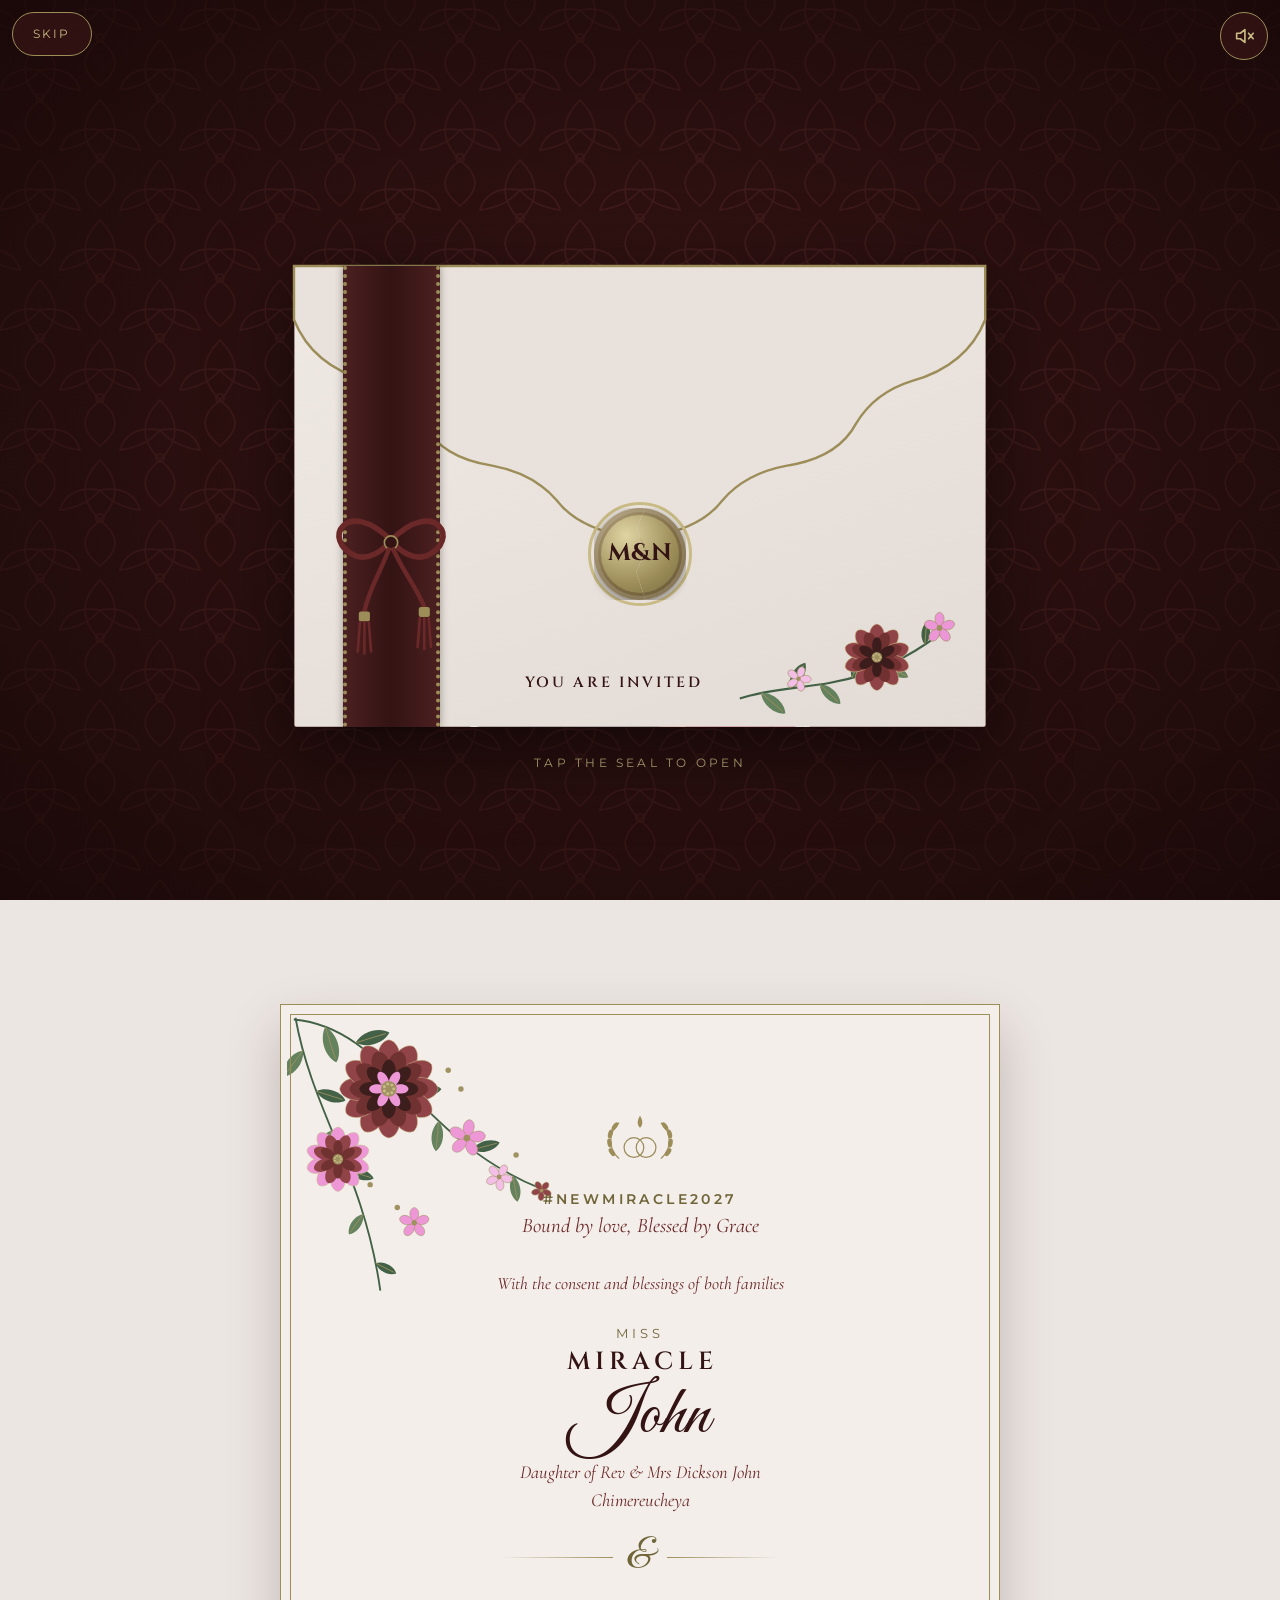
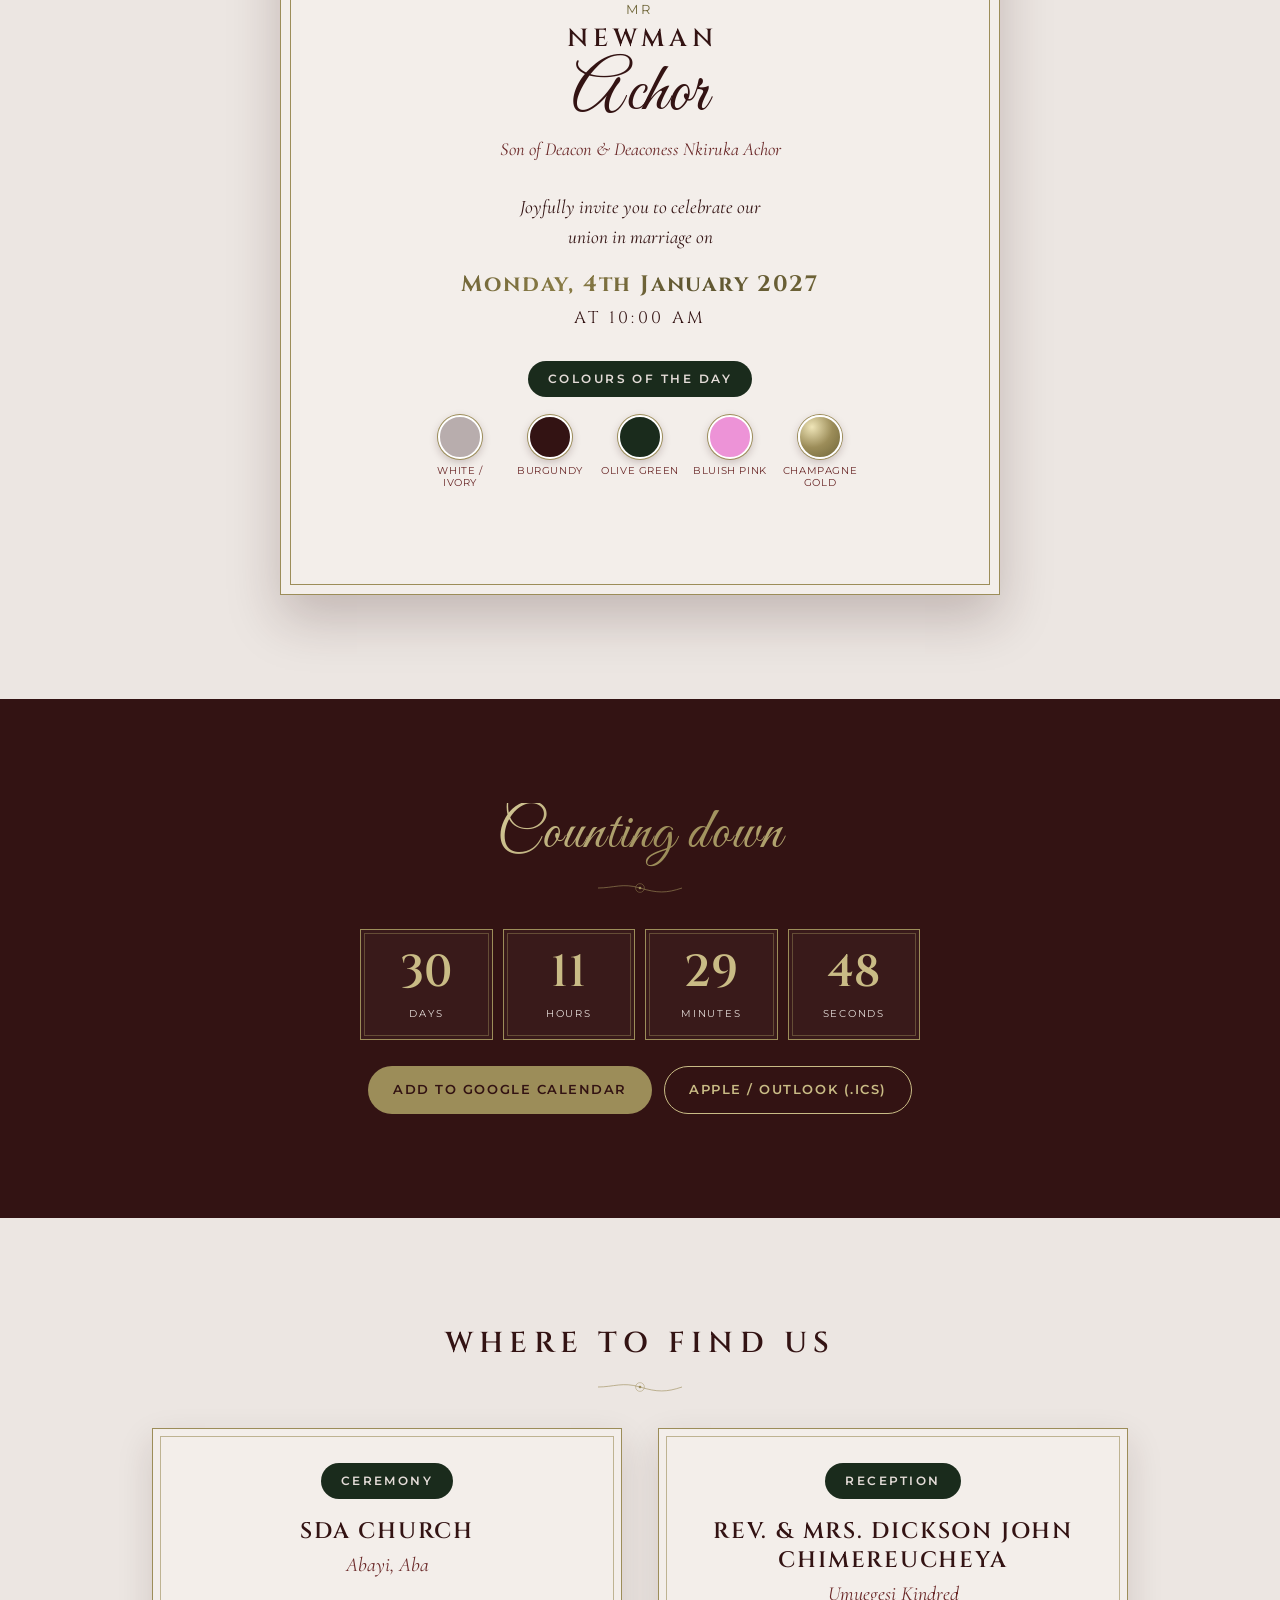
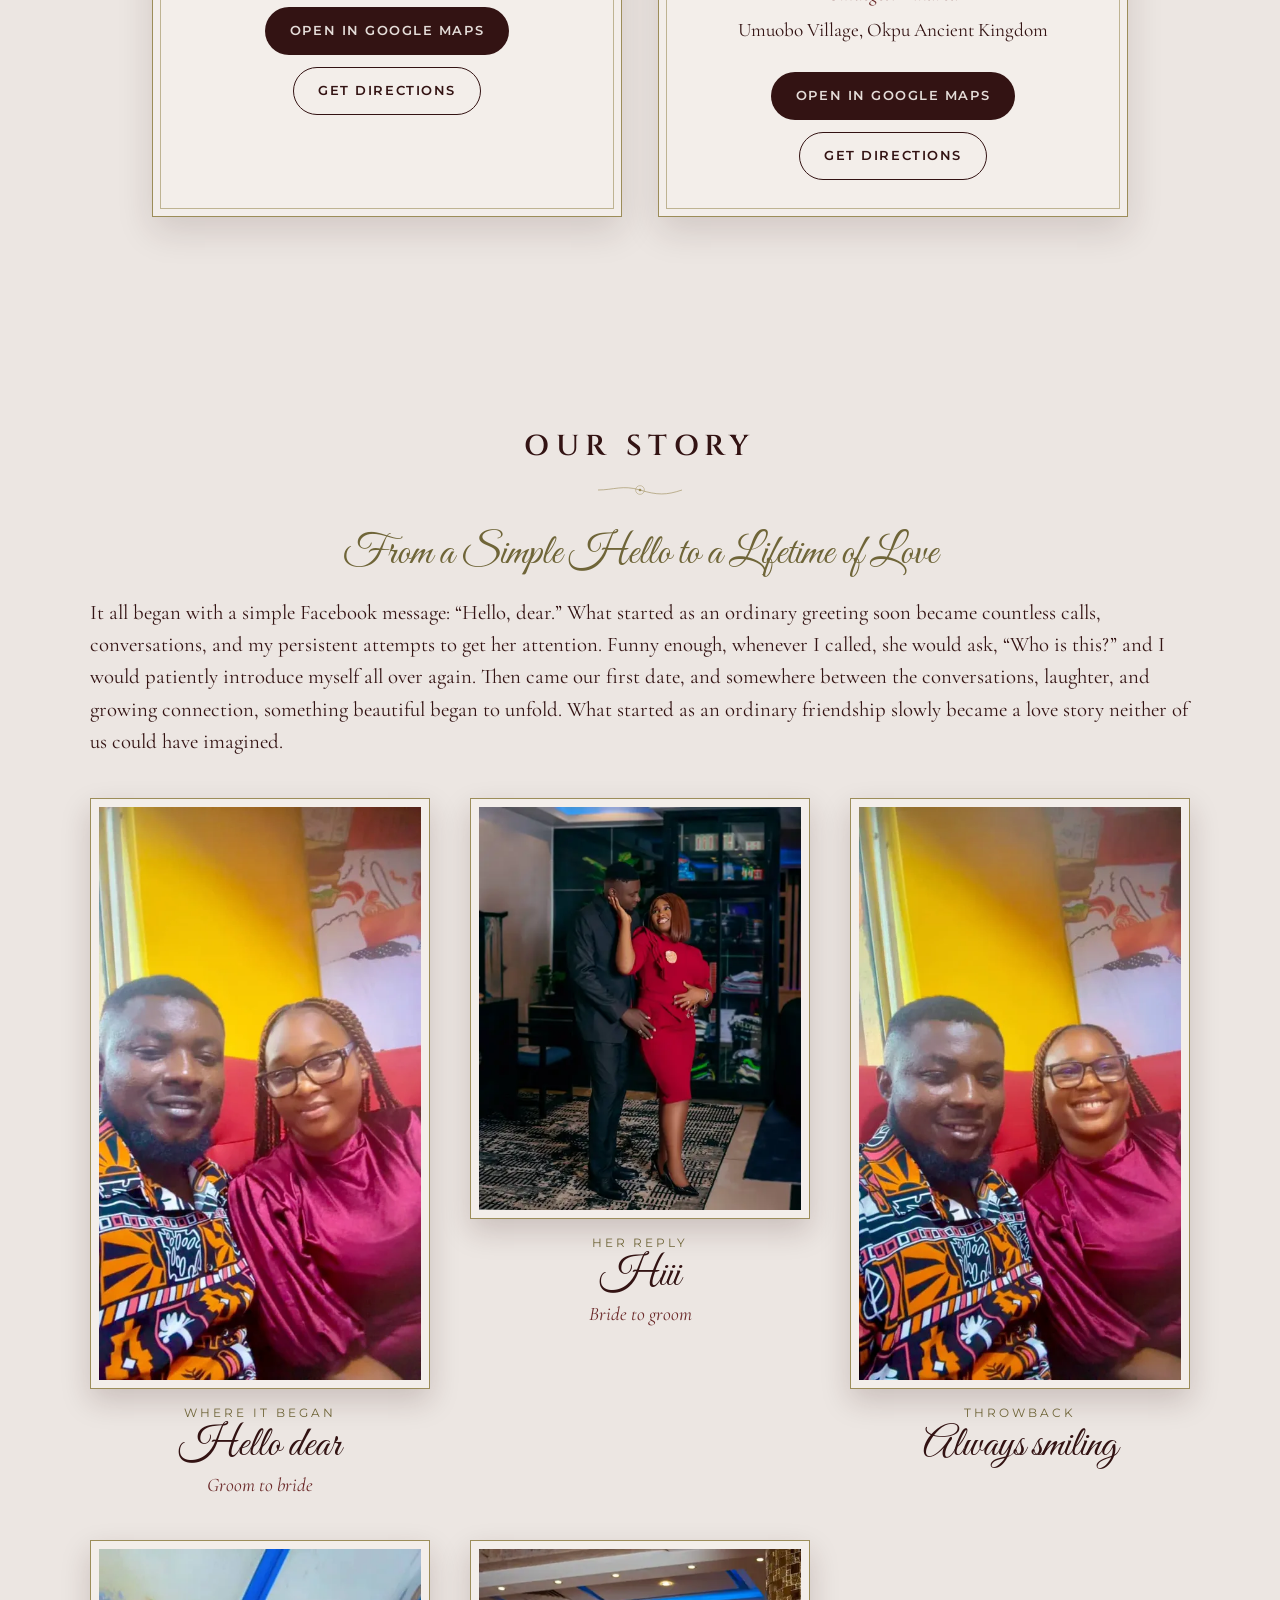
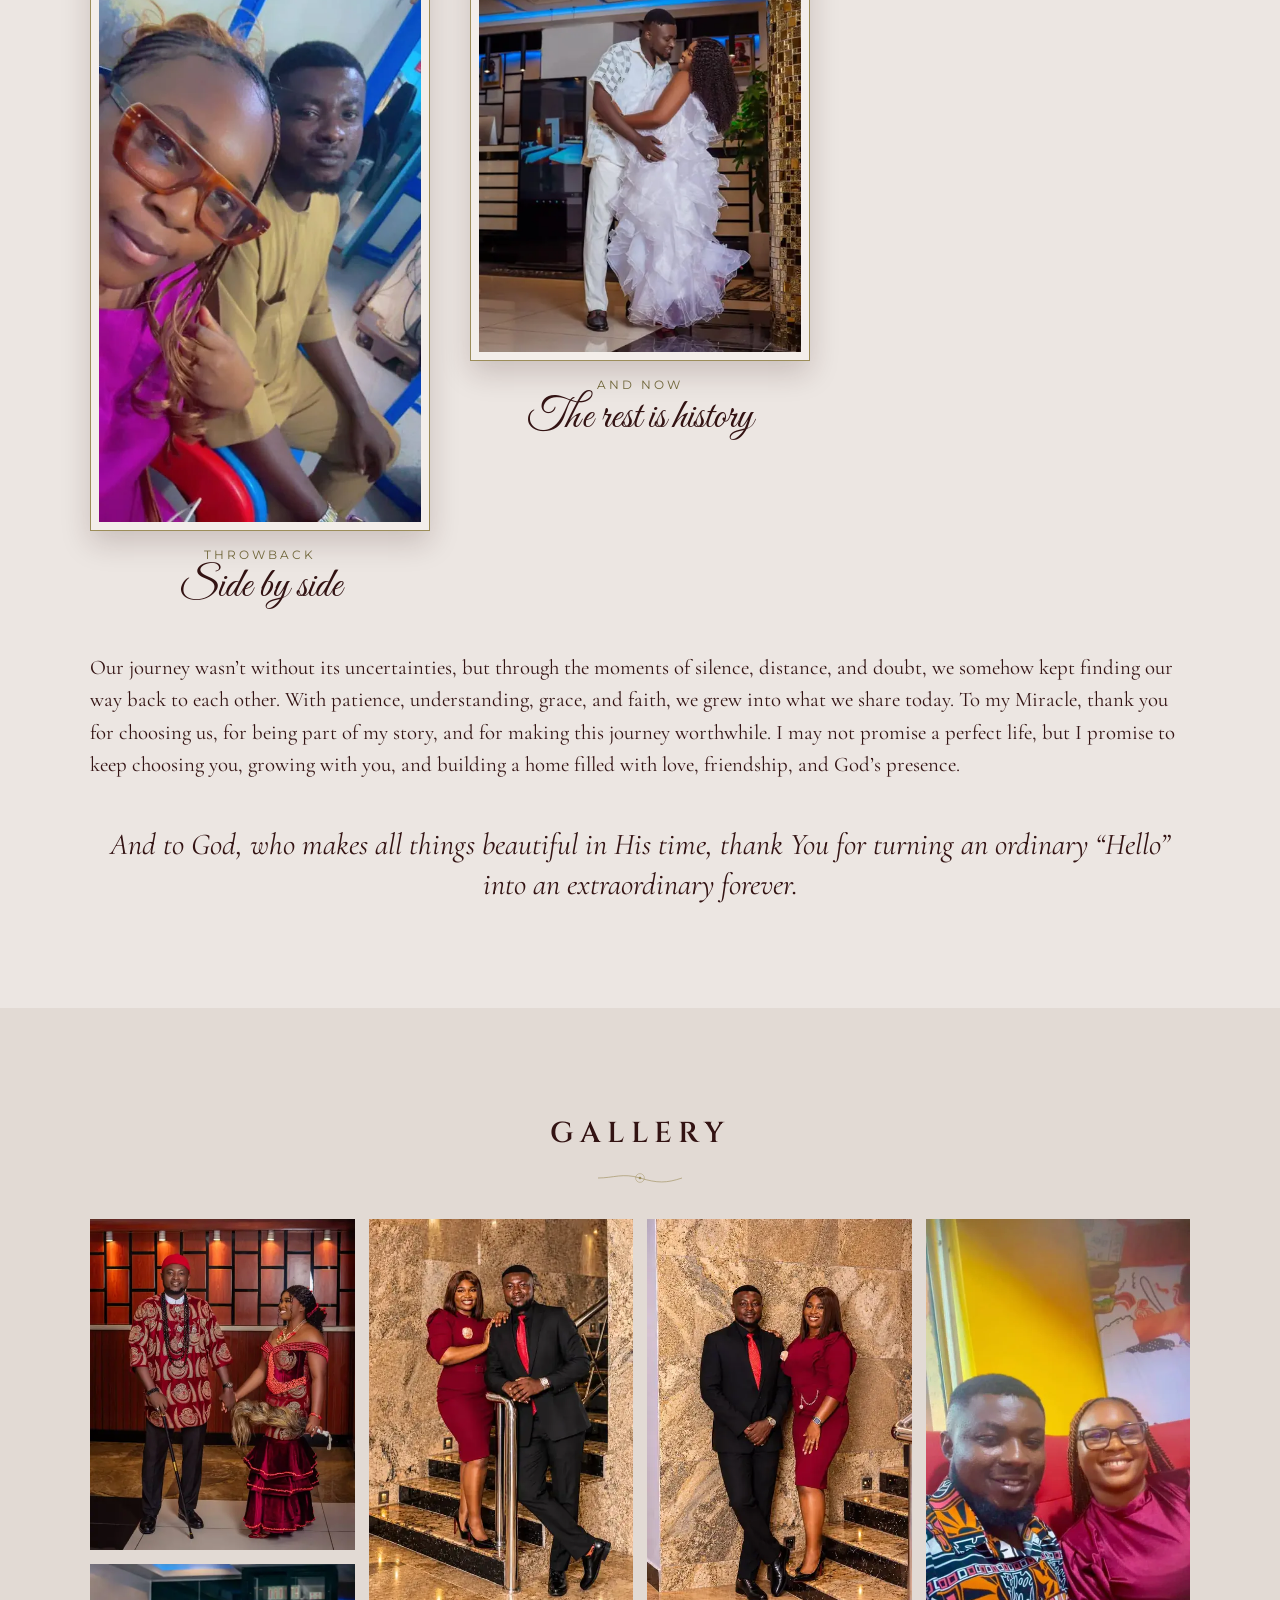
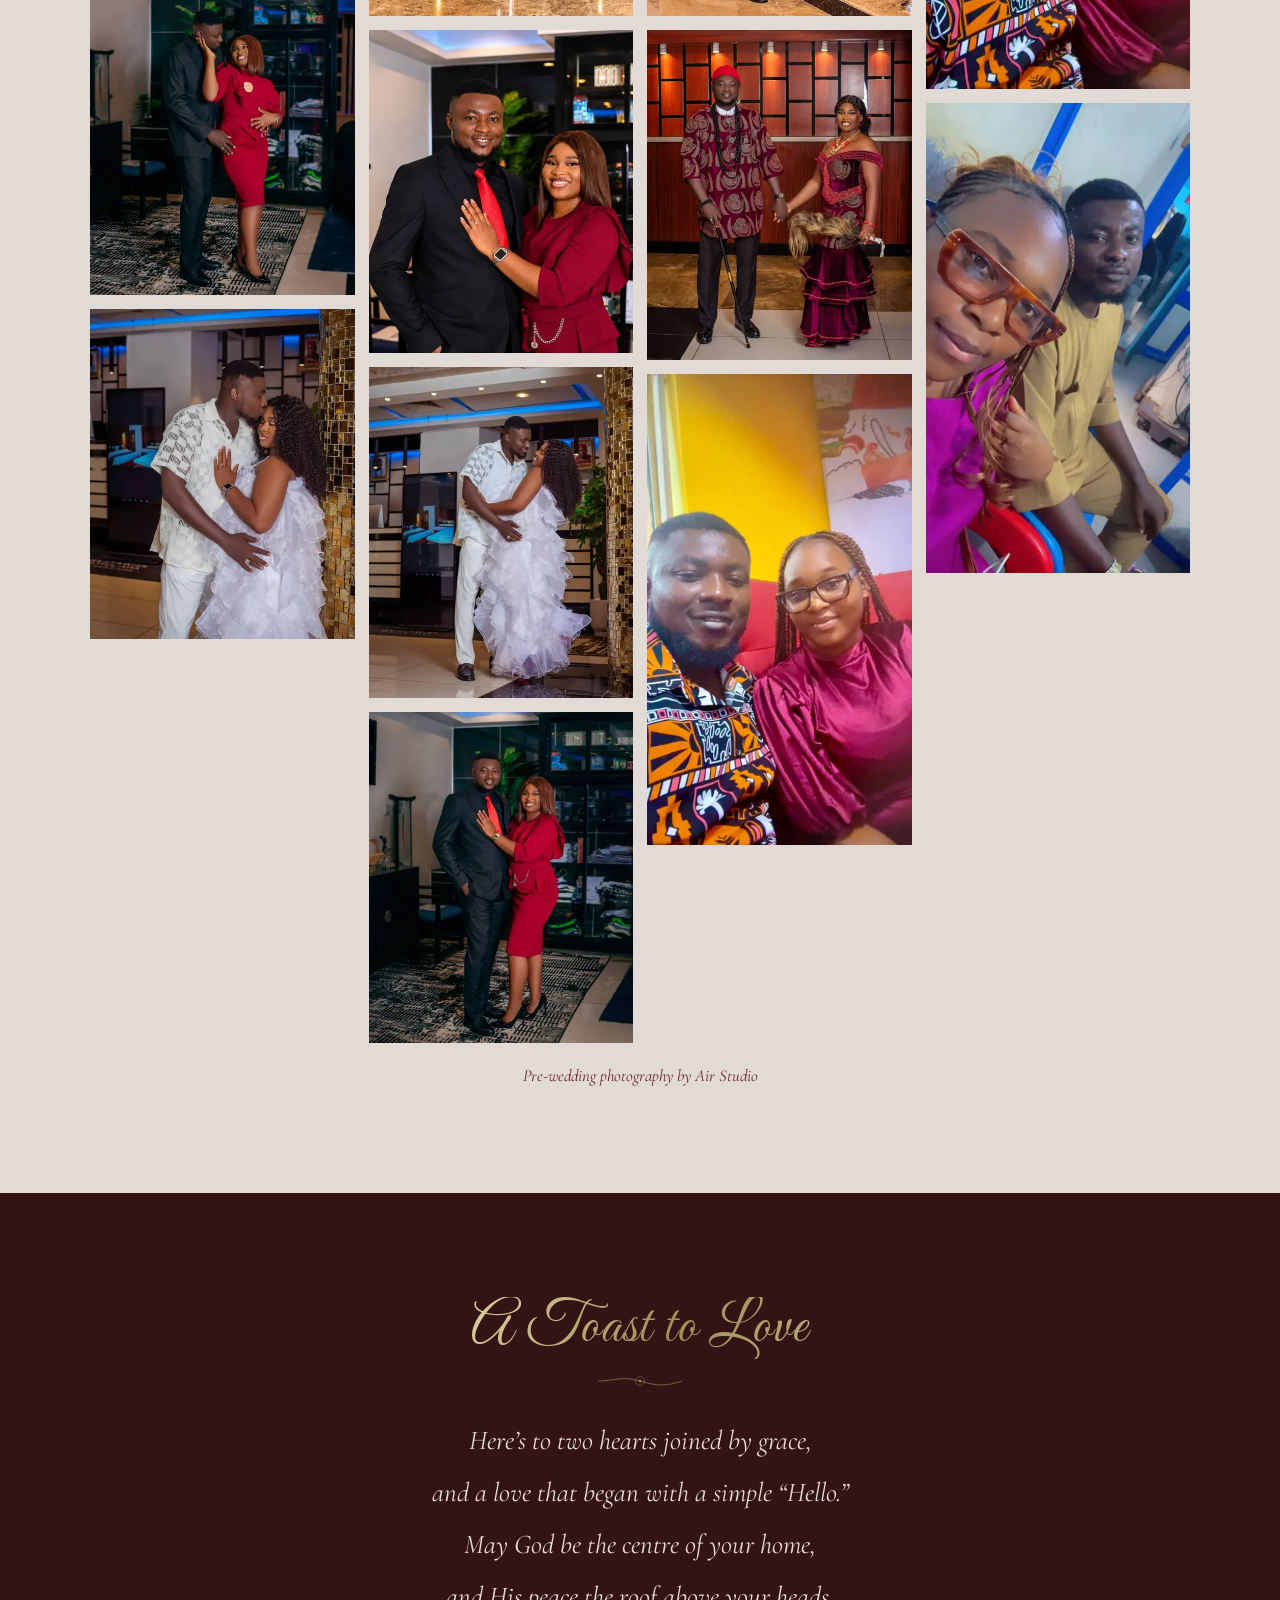
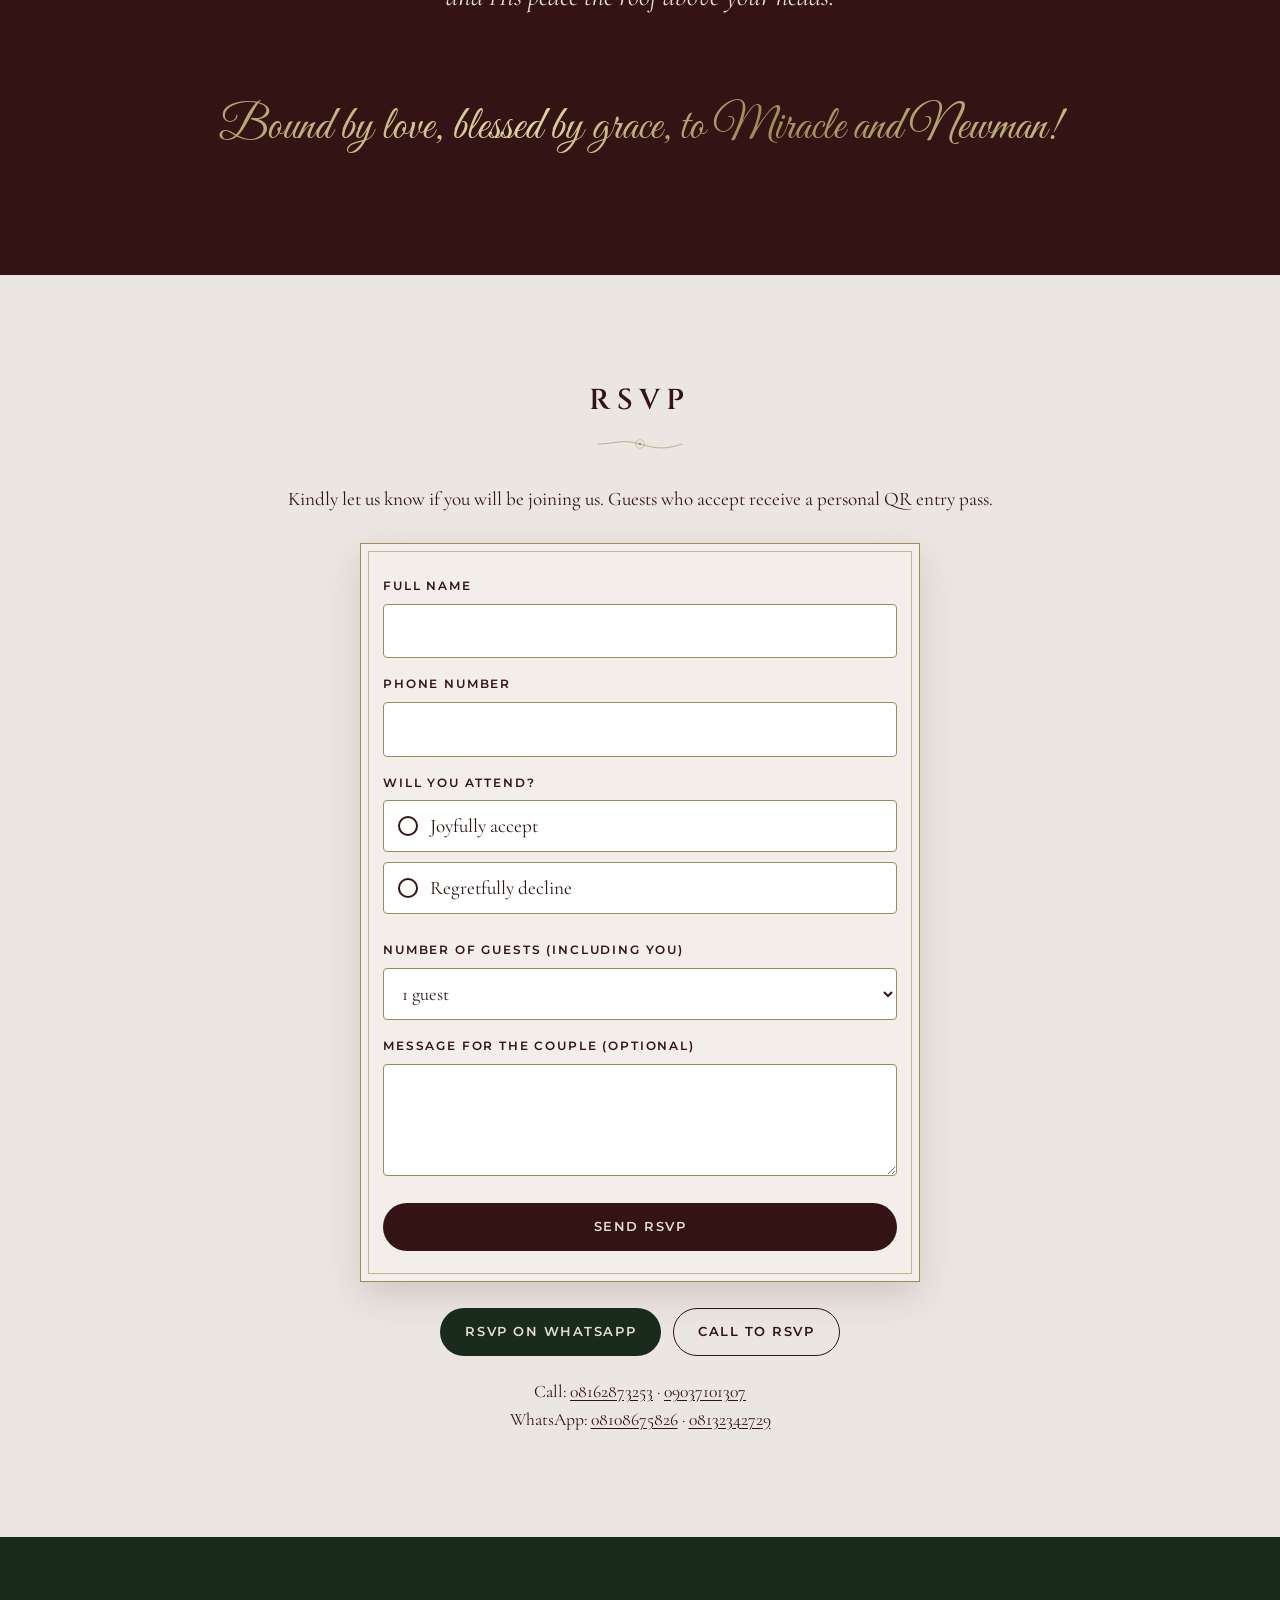
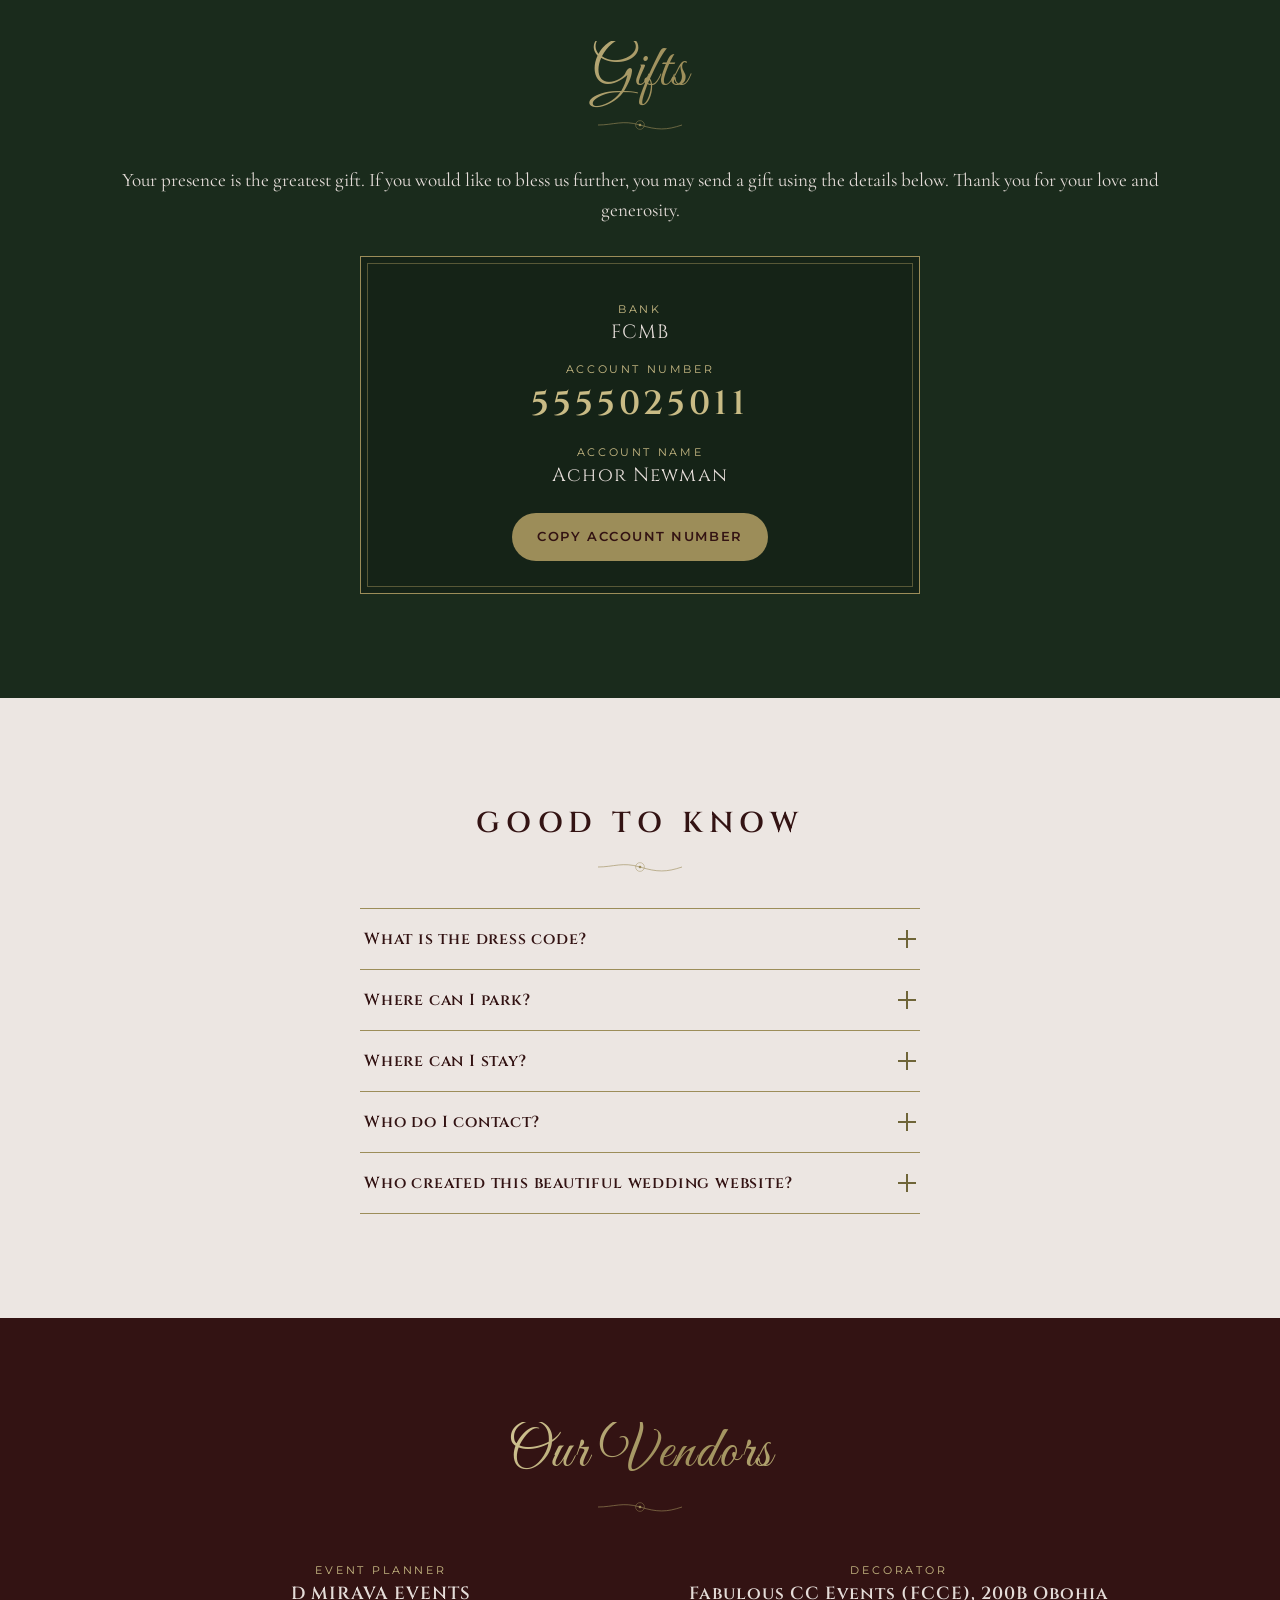
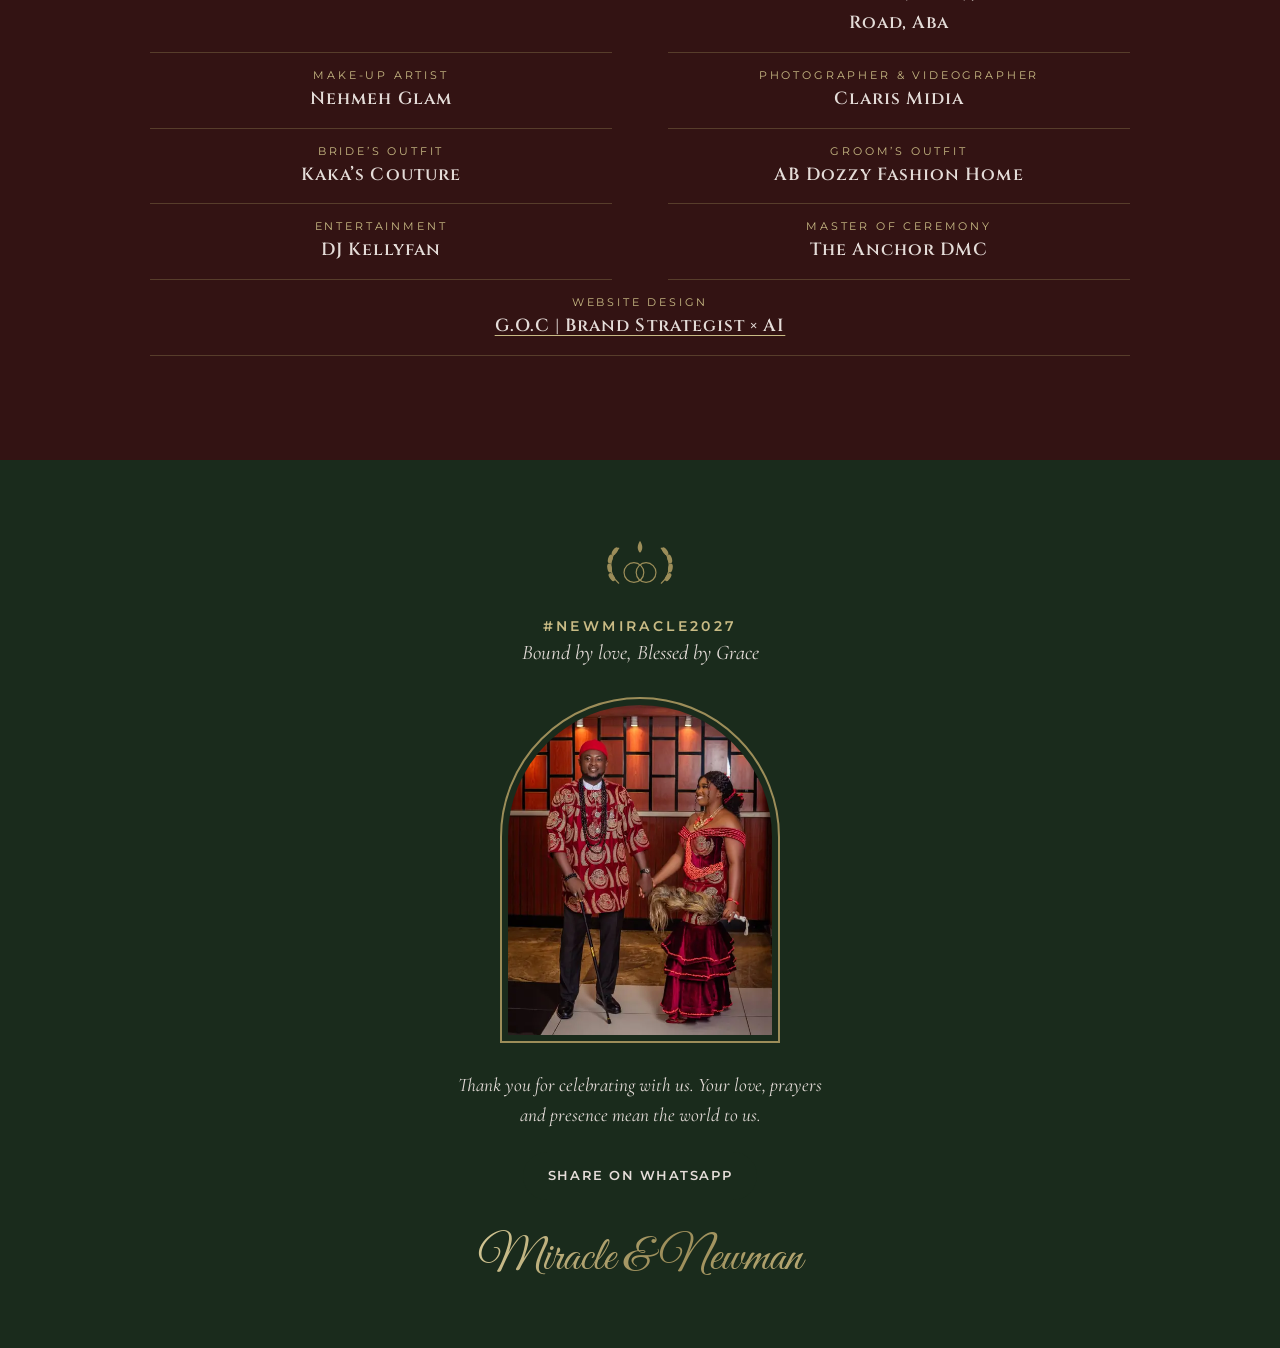
<file: index.html>
<!doctype html>
<html lang="en">
<head>
<meta charset="utf-8">
<meta name="viewport" content="width=device-width,initial-scale=1,viewport-fit=cover">
<title>Miracle &amp; Newman | #NewMiracle2027</title>
<meta name="description" content="You are invited to celebrate our union in marriage.">
<meta name="theme-color" content="#331313">
<link rel="canonical" href="https://gocportfolio.github.io/mn2026/">
<!-- Link preview (WhatsApp / Facebook / Twitter). These 4 absolute URLs must match your live address: canonical, og:url, og:image, twitter:image -->
<meta property="og:type" content="website">
<meta property="og:site_name" content="Miracle &amp; Newman">
<meta property="og:title" content="Miracle &amp; Newman | #NewMiracle2027">
<meta property="og:description" content="You are invited to celebrate our union in marriage.">
<meta property="og:url" content="https://gocportfolio.github.io/mn2026/">
<meta property="og:image" content="https://gocportfolio.github.io/mn2026/assets/og-image-2.jpg">
<meta property="og:image:width" content="1200">
<meta property="og:image:height" content="630">
<meta property="og:image:alt" content="A sealed cream envelope with a gold seal, M and N, and the words You are invited">
<meta name="twitter:card" content="summary_large_image">
<meta name="twitter:title" content="Miracle &amp; Newman | #NewMiracle2027">
<meta name="twitter:description" content="You are invited to celebrate our union in marriage.">
<meta name="twitter:image" content="https://gocportfolio.github.io/mn2026/assets/og-image-2.jpg">
<link rel="icon" href="assets/favicon.svg" type="image/svg+xml">
<link rel="preload" as="image" href="assets/photos/trad1.webp" type="image/webp">
<link rel="preload" as="image" href="assets/envelope-card.webp" type="image/webp">
<link rel="preconnect" href="https://fonts.googleapis.com">
<link rel="preconnect" href="https://fonts.gstatic.com" crossorigin>
<link rel="preload" as="style" href="https://fonts.googleapis.com/css2?family=Cinzel:wght@400;600;700&family=Cormorant+Garamond:ital,wght@0,400;0,600;1,400;1,600&family=Great+Vibes&family=Montserrat:wght@400;500;600&display=swap" onload="this.onload=null;this.rel='stylesheet'">
<noscript><link rel="stylesheet" href="https://fonts.googleapis.com/css2?family=Cinzel:wght@400;600;700&family=Cormorant+Garamond:ital,wght@0,400;0,600;1,400;1,600&family=Great+Vibes&family=Montserrat:wght@400;500;600&display=swap"></noscript>
<link rel="stylesheet" href="styles.css">
<script>document.documentElement.className+=' js'</script>
</head>
<body>
<a class="skip-link" href="#main">Skip to the invitation</a>

<!-- shared SVG symbols -->
<svg width="0" height="0" style="position:absolute" aria-hidden="true" focusable="false">
  <symbol id="logo" viewBox="0 0 100 100">
    <g fill="none" stroke="currentColor" stroke-width="1.6" stroke-linecap="round">
      <circle cx="42" cy="56" r="13"/><circle cx="58" cy="56" r="13"/>
      <path d="M50 14 C46 20 46 26 50 30 C54 26 54 20 50 14Z" fill="currentColor" stroke="none"/>
      <path d="M22 70 C8 58 8 36 22 24"/><path d="M78 70 C92 58 92 36 78 24"/>
    </g>
    <g fill="currentColor" stroke="none">
      <ellipse cx="13" cy="62" rx="3" ry="6" transform="rotate(-35 13 62)"/><ellipse cx="10" cy="50" rx="3" ry="6" transform="rotate(-10 10 50)"/>
      <ellipse cx="11" cy="38" rx="3" ry="6" transform="rotate(15 11 38)"/><ellipse cx="17" cy="28" rx="3" ry="6" transform="rotate(35 17 28)"/>
      <ellipse cx="87" cy="62" rx="3" ry="6" transform="rotate(35 87 62)"/><ellipse cx="90" cy="50" rx="3" ry="6" transform="rotate(10 90 50)"/>
      <ellipse cx="89" cy="38" rx="3" ry="6" transform="rotate(-15 89 38)"/><ellipse cx="83" cy="28" rx="3" ry="6" transform="rotate(-35 83 28)"/>
    </g>
  </symbol>
</svg>

<!-- Sound button (whole site) -->
<button class="sound" id="sound" type="button" aria-pressed="false" aria-label="Turn music on">
  <svg viewBox="0 0 24 24" width="22" height="22" fill="none" stroke="currentColor" stroke-width="1.8" stroke-linecap="round" stroke-linejoin="round" aria-hidden="true">
    <path d="M4 9v6h4l5 4V5L8 9H4z"/><g class="waves"><path d="M16.5 8.5a5 5 0 0 1 0 7"/><path d="M19 6a8.5 8.5 0 0 1 0 12"/></g><path class="slash" d="M17 9l5 6M22 9l-5 6"/>
  </svg>
</button>

<!-- ENVELOPE INTRO -->
<div class="intro" id="intro" role="dialog" aria-modal="true" aria-label="Wedding invitation envelope">
  <button class="skip" id="skip" type="button">Skip</button>
  <div class="intro-stage">
    <p class="intro-guest" id="introGuest" hidden></p>
    <div class="env" id="env">
      <div class="env-back"></div>
      <div class="env-clip"><div class="env-card" id="envCard"><img src="assets/envelope-card.webp" width="720" height="840" alt=""></div></div>
      <div class="env-front">
        <span class="env-edge"></span>
        <img class="env-floral" src="assets/floral-sprig.svg" alt="" width="240" height="190">
        <p class="env-text"><span data-cfg="intro.text">YOU ARE INVITED</span></p>
      </div>
      <div class="env-ribbon" aria-hidden="true">
        <svg class="bow" viewBox="0 0 120 150" width="120" height="150">
          <path d="M60 40 C20 0 -4 40 28 54 C40 58 52 50 60 40Z" fill="none" stroke="#6a2828" stroke-width="5" stroke-linecap="round"/>
          <path d="M60 40 C100 0 124 40 92 54 C80 58 68 50 60 40Z" fill="none" stroke="#6a2828" stroke-width="5" stroke-linecap="round"/>
          <circle cx="60" cy="42" r="6" fill="#331313" stroke="#9c8d59" stroke-width="1.5"/>
          <path d="M58 48 C50 70 40 84 36 104" stroke="#6a2828" stroke-width="4" fill="none" stroke-linecap="round"/>
          <path d="M62 48 C72 70 84 84 90 100" stroke="#6a2828" stroke-width="4" fill="none" stroke-linecap="round"/>
          <g fill="#9c8d59"><rect x="31" y="104" width="10" height="9" rx="2"/><rect x="85" y="100" width="10" height="9" rx="2"/></g>
          <g stroke="#6a2828" stroke-width="2.4" stroke-linecap="round"><path d="M32 114 l-2 26 M36 114 v28 M40 114 l2 26"/><path d="M86 110 l-2 26 M90 110 v28 M94 110 l2 26"/></g>
        </svg>
      </div>
      <div class="env-flap" id="envFlap" aria-hidden="true">
        <svg class="face front" viewBox="0 0 300 150" preserveAspectRatio="none"><path d="M0,0 L300,0 L300,28 Q292,52 268,60 Q252,66 244,82 Q236,100 214,104 Q196,108 186,122 Q176,138 150,142 Q124,138 114,122 Q104,108 86,104 Q64,100 56,82 Q48,66 32,60 Q8,52 0,28 Z"/></svg>
        <svg class="face back" viewBox="0 0 300 150" preserveAspectRatio="none"><path d="M0,0 L300,0 L300,28 Q292,52 268,60 Q252,66 244,82 Q236,100 214,104 Q196,108 186,122 Q176,138 150,142 Q124,138 114,122 Q104,108 86,104 Q64,100 56,82 Q48,66 32,60 Q8,52 0,28 Z"/></svg>
      </div>
      <button class="seal" id="seal" type="button" aria-label="Open the invitation">
        <span class="seal-half l"><span class="seal-face"><b data-cfg="couple.seal">M&amp;N</b></span></span>
        <span class="seal-half r"><span class="seal-face"><b data-cfg="couple.seal">M&amp;N</b></span></span>
      </button>
      <div class="sparks" id="sparks" aria-hidden="true"></div>
    </div>
    <p class="hint" id="hint">Tap the seal to open</p>
  </div>
</div>

<div id="page">
<main id="main" tabindex="-1">

<!-- 1. HERO -->
<section class="hero" id="hero" aria-label="Welcome">
  <div class="hero-media" id="heroMedia">
    <div class="hero-slides" id="heroSlides"></div>
    <div class="hero-dots" id="heroDots" role="tablist" aria-label="Choose a photo"></div>
  </div>
  <div class="hero-text">
    <p class="hashtag" data-cfg="couple.hashtag">#NewMiracle2027</p>
    <p class="tagline" data-cfg="couple.tagline">Bound by love, Blessed by Grace</p>
    <h1 class="hero-names">
      <span class="gold-text hn1" data-cfg="couple.heroBride">MIMI</span>
      <span class="amp" aria-hidden="true">&amp;</span>
      <span class="gold-text hn2" data-cfg="couple.heroGroom">MR SPEAKER</span>
    </h1>
    <p class="hero-date"><span data-cfg="event.dateLong"></span></p>
    <p class="hero-city"><span data-cfg="event.city"></span></p>
    <a class="scroll-cue" href="#invitation" aria-label="Scroll to the invitation"><span></span></a>
  </div>
</section>

<!-- 2. INVITATION CARD -->
<section class="sec paper-sec" id="invitation">
  <article class="card reveal">
    <img class="fl fl-tl" src="assets/floral-corner.svg" alt="" loading="lazy" width="330" height="340">
    <img class="fl fl-br" src="assets/floral-corner.svg" alt="" loading="lazy" width="330" height="340">
    <svg class="logo" aria-hidden="true"><use href="#logo"/></svg>
    <p class="hashtag dark" data-cfg="couple.hashtag"></p>
    <p class="tagline dark" data-cfg="couple.tagline"></p>
    <p class="guest-line" id="cardGuest" hidden></p>
    <p class="consent">With the consent and blessings of both families</p>
    <div class="person">
      <p class="p-title" data-cfg="couple.bride.title"></p>
      <p class="p-given" data-cfg="couple.bride.given"></p>
      <p class="p-sur" data-cfg="couple.bride.surname"></p>
      <p class="p-par" data-cfg="couple.bride.parents"></p>
    </div>
    <div class="amp-div" aria-hidden="true"><i></i><span>&amp;</span><i></i></div>
    <div class="person">
      <p class="p-title" data-cfg="couple.groom.title"></p>
      <p class="p-given" data-cfg="couple.groom.given"></p>
      <p class="p-sur" data-cfg="couple.groom.surname"></p>
      <p class="p-par" data-cfg="couple.groom.parents"></p>
    </div>
    <p class="joyful">Joyfully invite you to celebrate our union in marriage on</p>
    <p class="c-date gold-text" data-cfg="event.dateLong"></p>
    <p class="c-time">at <span data-cfg="event.time"></span></p>
    <p class="pill">Colours of the Day</p>
    <ul class="swatches" id="cardSwatches"></ul>
  </article>
</section>

<!-- 3. COUNTDOWN -->
<section class="sec dark-sec" id="countdown" aria-labelledby="cdH">
  <h2 class="sh script gold-text reveal" id="cdH">Counting down</h2>
  <div class="cd reveal" id="cd" role="timer" aria-live="off">
    <div><b id="cdD">0</b><span>Days</span></div><div><b id="cdH2">0</b><span>Hours</span></div>
    <div><b id="cdM">0</b><span>Minutes</span></div><div><b id="cdS">0</b><span>Seconds</span></div>
  </div>
  <p class="cd-done" id="cdDone" hidden>We are married! Thank you for celebrating with us.</p>
  <div class="btn-row reveal">
    <a class="btn gold" id="gcal" target="_blank" rel="noopener">Add to Google Calendar</a>
    <button class="btn outline-l" id="ics" type="button">Apple / Outlook (.ics)</button>
  </div>
</section>

<!-- 4. VENUES -->
<section class="sec paper-sec" id="venues" aria-labelledby="vH">
  <h2 class="sh reveal" id="vH">Where to find us</h2>
  <div class="venue-grid" id="venueGrid"></div>
</section>

<!-- 5. FATHER OF THE DAY (shown only if filled in CONFIG) -->
<section class="sec olive-sec" id="father" hidden>
  <p class="script gold-text reveal" style="font-size:2.4rem">Father of the Day</p>
  <p class="fod-name reveal" id="fodName"></p><p class="fod-role reveal" id="fodRole"></p>
</section>

<!-- 6. STORY -->
<section class="sec paper-sec story" id="story" aria-labelledby="sH">
  <h2 class="sh reveal" id="sH">Our Story</h2>
  <p class="story-title script reveal" data-cfg="story.title"></p>
  <p class="story-intro reveal" data-cfg="story.intro"></p>
  <div class="timeline" id="timeline"></div>
  <p class="story-intro reveal" data-cfg="story.outro"></p>
  <p class="story-close reveal" data-cfg="story.closing"></p>
</section>

<!-- 7. GALLERY -->
<section class="sec sand-sec" id="gallery" aria-labelledby="gH">
  <h2 class="sh reveal" id="gH">Gallery</h2>
  <div class="masonry" id="masonry"></div>
  <p class="credit" data-cfg="gallery.credit"></p>
</section>

<!-- 8. TOAST -->
<section class="sec dark-sec" id="toastSec" aria-labelledby="tH">
  <h2 class="sh script gold-text reveal" id="tH">A Toast to Love</h2>
  <div class="toast-lines" id="toastLines"></div>
</section>

<!-- 9. RSVP -->
<section class="sec paper-sec" id="rsvp" aria-labelledby="rH">
  <h2 class="sh reveal" id="rH">RSVP</h2>
  <p class="rsvp-intro reveal">Kindly let us know if you will be joining us. Guests who accept receive a personal QR entry pass.</p>
  <div class="rsvp-box reveal">
    <form id="rsvpForm" novalidate>
      <div class="hp" aria-hidden="true"><label>Website <input type="text" name="website" tabindex="-1" autocomplete="off"></label></div>
      <div class="field"><label for="fName">Full name</label><input id="fName" name="name" autocomplete="name" required aria-describedby="eName"><p class="err" id="eName" role="alert"></p></div>
      <div class="field"><label for="fPhone">Phone number</label><input id="fPhone" name="phone" type="tel" inputmode="tel" autocomplete="tel" required aria-describedby="ePhone"><p class="err" id="ePhone" role="alert"></p></div>
      <fieldset class="field" aria-describedby="eAtt"><legend>Will you attend?</legend>
        <label class="radio"><input type="radio" name="attending" value="yes"><span>Joyfully accept</span></label>
        <label class="radio"><input type="radio" name="attending" value="no"><span>Regretfully decline</span></label>
        <p class="err" id="eAtt" role="alert"></p></fieldset>
      <div class="field" id="guestsField"><label for="fGuests">Number of guests (including you)</label>
        <select id="fGuests" name="guests"></select></div>
      <div class="field"><label for="fMsg">Message for the couple (optional)</label><textarea id="fMsg" name="message" rows="3"></textarea></div>
      <button class="btn primary wide" type="submit" id="rsvpBtn">Send RSVP</button>
      <p class="err center" id="eForm" role="alert"></p>
    </form>
    <div class="rsvp-done" id="rsvpDone" hidden aria-live="polite" tabindex="-1">
      <svg class="check" viewBox="0 0 52 52" width="64" height="64" aria-hidden="true"><circle cx="26" cy="26" r="24"/><path d="M14 27 l8 8 l16 -17"/></svg>
      <h3 id="doneTitle"></h3><p id="doneText"></p>
      <div class="pass" id="pass" hidden>
        <div class="pass-head"><span>Entry Pass</span><b data-cfg="couple.hashtag"></b></div>
        <canvas id="qrCanvas" width="240" height="240" role="img" aria-label="Your personal QR entry code"></canvas>
        <p class="pass-name" id="passName"></p>
        <p class="pass-code" id="passCode"></p>
        <p class="pass-meta" id="passMeta"></p>
        <p class="pass-note">Please show this QR code at the entrance on <span data-cfg="event.dateShort"></span>. Save a screenshot or download it.</p>
        <div class="btn-row"><button class="btn gold" id="passDl" type="button">Download pass</button></div>
      </div>
    </div>
    <p class="err center" id="noEndpoint" hidden>Online RSVP is not switched on yet. Please use the WhatsApp or Call buttons below.</p>
  </div>
  <div class="btn-row reveal">
    <a class="btn wa" id="waRsvp" target="_blank" rel="noopener">RSVP on WhatsApp</a>
    <a class="btn outline" id="callRsvp">Call to RSVP</a>
  </div>
  <p class="small-contact reveal" id="contactLine"></p>
  <button class="btn outline mypass" id="myPass" type="button" hidden>View my entry pass</button>
</section>

<!-- 10. GIFTS -->
<section class="sec olive-sec" id="gifts" aria-labelledby="giH">
  <h2 class="sh script gold-text reveal" id="giH">Gifts</h2>
  <p class="gift-msg reveal" data-cfg="gifts.message"></p>
  <div class="bank reveal">
    <p class="b-label">Bank</p><p class="b-val" data-cfg="gifts.bank"></p>
    <p class="b-label">Account number</p><p class="b-acc" id="acc" data-cfg="gifts.number"></p>
    <p class="b-label">Account name</p><p class="b-val" data-cfg="gifts.name"></p>
    <button class="btn gold" id="copyAcc" type="button">Copy account number</button>
  </div>
</section>

<!-- 11. FAQ -->
<section class="sec paper-sec" id="faq" aria-labelledby="fH">
  <h2 class="sh reveal" id="fH">Good to Know</h2>
  <div class="acc reveal" id="acc-list"></div>
</section>

<!-- 12. VENDORS -->
<section class="sec dark-sec" id="vendors" aria-labelledby="vnH">
  <h2 class="sh script gold-text reveal" id="vnH">Our Vendors</h2>
  <ul class="vendor-list reveal" id="vendorList"></ul>
</section>
</main>

<!-- 13. FOOTER -->
<footer class="foot">
  <svg class="logo" aria-hidden="true"><use href="#logo"/></svg>
  <p class="hashtag" data-cfg="couple.hashtag"></p>
  <p class="tagline" data-cfg="couple.tagline"></p>
  <div class="arch"><img src="assets/photos/trad2-sm.webp" width="520" height="651" alt="Miracle and Newman in traditional attire" loading="lazy"></div>
  <p class="thanks" data-cfg="footer.thanks"></p>
  <button class="btn wa" id="shareWa" type="button">Share on WhatsApp</button>
  <p class="foot-names gold-text script" data-cfg="couple.short"></p>
</footer>
</div>

<!-- Lightbox -->
<div class="lb" id="lb" role="dialog" aria-modal="true" aria-label="Photo viewer" hidden>
  <button class="lb-x" id="lbX" type="button" aria-label="Close">&times;</button>
  <button class="lb-a lb-p" id="lbP" type="button" aria-label="Previous photo">&#8249;</button>
  <figure><img id="lbImg" alt=""><figcaption id="lbCap"></figcaption></figure>
  <button class="lb-a lb-n" id="lbN" type="button" aria-label="Next photo">&#8250;</button>
  <p class="lb-count" id="lbCount" aria-live="polite"></p>
</div>
<div class="toast" id="toast" role="status" aria-live="polite"></div>

<noscript><div class="noscript"><h1>Miracle &amp; Newman</h1><p>Monday, 4th January 2027 &middot; 10:00 AM &middot; Aba</p><p>Please RSVP by calling <a href="tel:+2348162873253">08162873253</a>.</p></div></noscript>

<audio id="music" src="assets/music.mp3" preload="none" loop></audio>
<script src="script.js" defer></script>
</body>
</html>
</file>
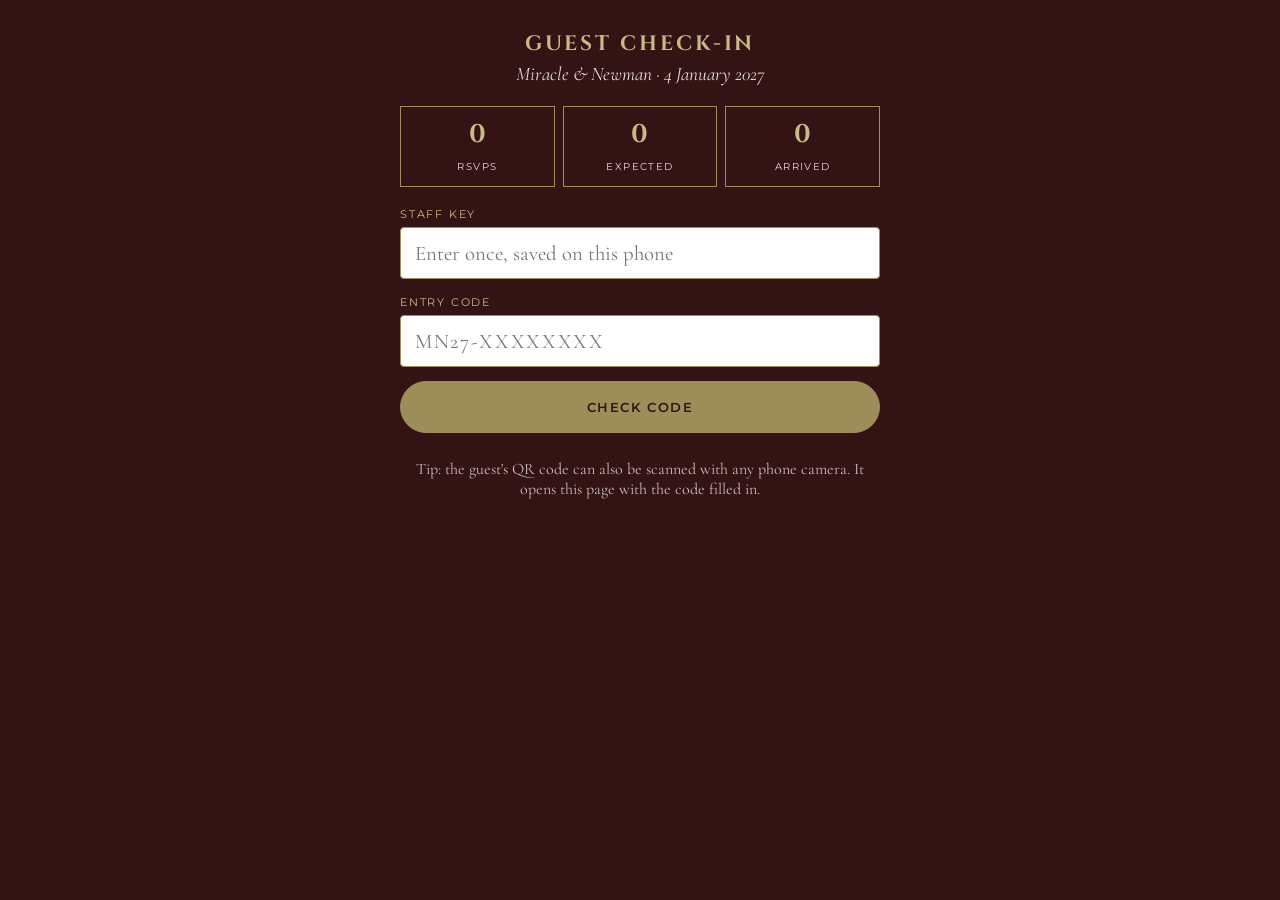
<file: checkin.html>
<!doctype html>
<html lang="en">
<head>
<meta charset="utf-8">
<meta name="viewport" content="width=device-width,initial-scale=1">
<meta name="robots" content="noindex,nofollow">
<title>Guest check-in | Staff only</title>
<link rel="icon" href="assets/favicon.svg" type="image/svg+xml">
<link rel="stylesheet" href="https://fonts.googleapis.com/css2?family=Cinzel:wght@600&family=Cormorant+Garamond:ital,wght@0,400;0,600;1,400&family=Montserrat:wght@500;600&display=swap">
<style>
  :root{--burg:#331313;--burg2:#4a1f20;--gold:#9c8d59;--goldl:#c9bb85;--olive:#1a2b1c;--paper:#ece6e2;--ok:#2f6b3a;--warn:#8a6a14;--bad:#8a1f1f}
  *{box-sizing:border-box}
  body{margin:0;min-height:100vh;background:var(--burg);color:#e4dcd8;font-family:'Cormorant Garamond',Georgia,serif;font-size:1.2rem;padding:20px 16px 60px}
  main{max-width:480px;margin:0 auto}
  h1{font-family:'Cinzel',Georgia,serif;color:var(--goldl);font-size:1.3rem;letter-spacing:.14em;text-transform:uppercase;text-align:center;margin:10px 0 4px}
  .sub{text-align:center;font-style:italic;margin:0 0 20px}
  .stats{display:grid;grid-template-columns:repeat(3,1fr);gap:8px;margin-bottom:20px}
  .stats div{border:1px solid var(--gold);padding:10px 4px;text-align:center}
  .stats b{display:block;font-family:'Cinzel',Georgia,serif;font-size:1.6rem;color:var(--goldl)}
  .stats span{font-family:'Montserrat',Arial,sans-serif;font-size:.62rem;letter-spacing:.14em;text-transform:uppercase}
  label{display:block;font-family:'Montserrat',Arial,sans-serif;font-size:.7rem;letter-spacing:.16em;text-transform:uppercase;margin:16px 0 6px;color:var(--goldl)}
  input{width:100%;min-height:52px;padding:10px 14px;font:inherit;font-size:1.3rem;border:1.5px solid var(--gold);border-radius:4px;background:#fff;color:var(--burg);letter-spacing:.08em;text-transform:uppercase}
  input#key{text-transform:none;letter-spacing:0}
  .row{display:flex;gap:10px;margin-top:14px}
  button{flex:1;min-height:52px;border-radius:99px;border:1.5px solid var(--gold);background:var(--gold);color:var(--burg);font-family:'Montserrat',Arial,sans-serif;font-weight:600;font-size:.8rem;letter-spacing:.12em;text-transform:uppercase;cursor:pointer}
  button.ghost{background:transparent;color:var(--goldl)}
  button:disabled{opacity:.5}
  :focus-visible{outline:3px solid var(--goldl);outline-offset:3px}
  video{width:100%;border-radius:6px;margin-top:14px;background:#000}
  .res{margin-top:22px;padding:22px 18px;border-radius:6px;text-align:center;border:2px solid}
  .res.ok{background:#17301c;border-color:#5cae6b}.res.warn{background:#3a2e0b;border-color:#d1a93a}.res.bad{background:#3a1010;border-color:#d46060}
  .res h2{margin:0 0 6px;font-family:'Cinzel',Georgia,serif;font-size:1.3rem;letter-spacing:.06em}
  .res .big{font-size:2.1rem;line-height:1.15;margin:4px 0}
  .res p{margin:4px 0}
  .res button{margin-top:16px;width:100%;background:#5cae6b;border-color:#5cae6b;color:#0d2312}
  .note{font-size:1rem;opacity:.85;text-align:center;margin-top:26px}
</style>
</head>
<body>
<main>
  <h1>Guest check-in</h1>
  <p class="sub" id="who">Staff only</p>
  <div class="stats" id="stats" hidden>
    <div><b id="stParties">0</b><span>RSVPs</span></div><div><b id="stExpected">0</b><span>Expected</span></div><div><b id="stArrived">0</b><span>Arrived</span></div>
  </div>

  <label for="key">Staff key</label>
  <input id="key" type="password" autocomplete="off" placeholder="Enter once, saved on this phone">

  <label for="code">Entry code</label>
  <input id="code" autocomplete="off" autocapitalize="characters" placeholder="MN27-XXXXXXXX" maxlength="40">
  <div class="row"><button id="go" type="button">Check code</button><button id="scan" type="button" class="ghost" hidden>Scan QR</button></div>
  <video id="vid" playsinline muted hidden></video>

  <div id="res" aria-live="polite"></div>
  <p class="note">Tip: the guest's QR code can also be scanned with any phone camera. It opens this page with the code filled in.</p>
</main>
<script src="script.js" defer></script>
<script src="checkin.js" defer></script>
</body>
</html>
</file>
<file: styles.css>
/* ==========================================================================
   MIRACLE & NEWMAN: colours come from your brief. Change them here only.
   All wide-screen rules live in ONE @media (min-width:900px) block at the end.
   ========================================================================== */
:root {
  --burg: #331313;      /* main colour: Burgundy */
  --burg2: #4a1f20;     /* lighter tint of burgundy */
  --burg3: #6a2828;
  --olive: #1a2b1c;     /* Olive green */
  --olive2: #3a5a3e;
  --pink: #ed93d7;      /* Bluish pink (asoebi) */
  --gold: #9c8d59;      /* Champagne gold: accent */
  --goldl: #c9bb85;     /* light tint of the gold */
  --goldd: #6f6538;     /* dark tint of the gold, readable on paper */
  --ivory: #b8adad;     /* White / Ivory swatch */
  --paper: #ece6e2;     /* soft tint of the ivory: page paper */
  --paper2: #e2dad4;
  --card: #f3eeea;
  --ink: #331313;
  --on-dark: #e4dcd8;
  --f-head: 'Cinzel', 'Trajan Pro', Georgia, 'Times New Roman', serif;
  --f-script: 'Great Vibes', 'Snell Roundhand', 'Apple Chancery', 'Segoe Script', cursive;
  --f-body: 'Cormorant Garamond', Georgia, 'Times New Roman', serif;
  --f-sans: 'Montserrat', system-ui, -apple-system, 'Segoe UI', Roboto, Arial, sans-serif;
}
*, *::before, *::after { box-sizing: border-box; }
[hidden] { display: none !important; }
html { scroll-behavior: smooth; -webkit-text-size-adjust: 100%; }
html.lock, html.lock body { overflow: hidden; }
body { margin: 0; background: #1c0b0b; color: var(--ink); font-family: var(--f-body); font-size: 1.2rem; line-height: 1.55; -webkit-font-smoothing: antialiased; }
img { max-width: 100%; height: auto; }
h1, h2, h3, p { margin: 0; }
a { color: inherit; }
button { font: inherit; color: inherit; }
:focus-visible { outline: 3px solid var(--ink); outline-offset: 3px; }
.dark-sec :focus-visible, .olive-sec :focus-visible, .hero :focus-visible, .intro :focus-visible, .foot :focus-visible, .sound:focus-visible, .lb :focus-visible { outline-color: var(--goldl); }
.skip-link { position: fixed; left: 12px; top: -80px; z-index: 2000; background: var(--burg); color: var(--goldl); padding: 12px 18px; border-radius: 4px; font-family: var(--f-sans); font-size: .9rem; }
.skip-link:focus { top: 12px; }
#main:focus { outline: none; }

/* ---------- shared ---------- */
#page { max-width: 560px; margin: 0 auto; background: var(--paper); box-shadow: 0 0 60px rgba(0, 0, 0, .5); overflow-x: clip; }
.sec { padding: 76px 20px; text-align: center; position: relative; }
.paper-sec { background: var(--paper); }
.sand-sec { background: var(--paper2); }
.dark-sec { background: var(--burg); color: var(--on-dark); }
.olive-sec { background: var(--olive); color: var(--on-dark); }
.sh { font-family: var(--f-head); font-weight: 600; font-size: 1.5rem; letter-spacing: .22em; text-transform: uppercase; margin-bottom: 34px; color: var(--burg); }
.sh.script { font-family: var(--f-script); font-weight: 400; text-transform: none; letter-spacing: .02em; font-size: 3rem; line-height: 1.1; }
.sh::after { content: ''; display: block; width: 120px; height: 14px; margin: 14px auto 0; background: url(assets/swash.svg) center / contain no-repeat; }
.script { font-family: var(--f-script); font-weight: 400; }
.gold-text { background: linear-gradient(120deg, #9c8d59 0%, #e0d4a3 32%, #9c8d59 52%, #d6c993 78%, #9c8d59 100%); -webkit-background-clip: text; background-clip: text; color: transparent; -webkit-text-fill-color: transparent; }
.paper-sec .gold-text, .sand-sec .gold-text, .card .gold-text { background-image: linear-gradient(120deg, #5e5530 0%, #8a7c46 38%, #5e5530 58%, #7a6e3d 100%); }
.pill { display: inline-block; font-family: var(--f-sans); font-weight: 600; font-size: .78rem; letter-spacing: .2em; text-transform: uppercase; background: var(--olive); color: var(--on-dark); padding: 8px 20px; border-radius: 99px; }
.btn-row { display: flex; flex-wrap: wrap; gap: 12px; justify-content: center; margin-top: 26px; }
.btn { display: inline-flex; align-items: center; justify-content: center; min-height: 48px; padding: 12px 24px; border-radius: 99px; border: 1.5px solid transparent; font-family: var(--f-sans); font-weight: 600; font-size: .8rem; letter-spacing: .12em; text-transform: uppercase; text-decoration: none; cursor: pointer; transition: transform .2s, background .2s, color .2s; }
.btn:active { transform: scale(.97); }
.btn.primary { background: var(--burg); color: var(--on-dark); }
.btn.primary:hover { background: var(--burg2); }
.btn.gold { background: var(--gold); color: var(--burg); }
.btn.gold:hover { background: var(--goldl); }
.btn.outline { border-color: var(--burg); color: var(--burg); background: transparent; }
.btn.outline:hover { background: var(--burg); color: var(--on-dark); }
.btn.outline-l { border-color: var(--goldl); color: var(--goldl); background: transparent; }
.btn.outline-l:hover { background: var(--goldl); color: var(--burg); }
.btn.wa { background: var(--olive); color: var(--on-dark); }
.btn.wa:hover { background: var(--olive2); }
.btn.wide { width: 100%; }
.link-btn { background: none; border: 0; text-decoration: underline; cursor: pointer; margin-top: 14px; min-height: 44px; padding: 0 10px; color: var(--burg); }
.hashtag { font-family: var(--f-sans); font-weight: 600; letter-spacing: .25em; font-size: .85rem; text-transform: uppercase; color: var(--goldl); }
.hashtag.dark { color: var(--goldd); }
.tagline { font-style: italic; font-size: 1.3rem; }
.tagline.dark { color: var(--burg3); }
.logo { width: 76px; height: 76px; color: var(--gold); }

/* reveal */
.js .reveal { opacity: 0; transform: translateY(24px); transition: opacity .9s ease, transform .9s ease; }
.js .reveal.in { opacity: 1; transform: none; }

/* ---------- sound + skip ---------- */
.sound { position: fixed; top: max(12px, env(safe-area-inset-top)); right: 12px; z-index: 1100; width: 48px; height: 48px; border-radius: 50%; display: grid; place-items: center; background: rgba(51, 19, 19, .85); color: var(--goldl); border: 1px solid var(--gold); cursor: pointer; backdrop-filter: blur(4px); }
.sound:not(.off) .slash, .sound.off .waves { display: none; }
html:not(.js) .sound, html:not(.js) .intro { display: none; }

/* ---------- ENVELOPE INTRO ---------- */
.intro { position: fixed; inset: 0; z-index: 1000; background: var(--burg) url(assets/damask.svg) center / 120px; display: grid; place-items: center; overflow: hidden; touch-action: none; transition: opacity .55s ease; }
.intro::before { content: ''; position: absolute; inset: 0; background: radial-gradient(ellipse at center, rgba(51, 19, 19, 0) 20%, rgba(20, 6, 6, .8) 100%); pointer-events: none; }
.intro.fade { opacity: 0; pointer-events: none; }
.intro.gone { display: none; }
.skip { position: absolute; top: max(12px, env(safe-area-inset-top)); left: 12px; z-index: 5; min-height: 44px; padding: 0 20px; border-radius: 99px; background: rgba(51, 19, 19, .85); color: var(--goldl); border: 1px solid var(--gold); font-family: var(--f-sans); font-size: .75rem; letter-spacing: .18em; text-transform: uppercase; cursor: pointer; }
.intro-stage { position: relative; z-index: 2; display: flex; flex-direction: column; align-items: center; width: 100%; }
.intro-guest { font-family: var(--f-script); font-size: 2.2rem; color: var(--goldl); margin-bottom: 14px; }
.env { --ew: min(88vw, 440px); position: relative; width: var(--ew); aspect-ratio: 3 / 2; margin-top: calc(var(--ew) * .2); perspective: 1400px; filter: drop-shadow(0 24px 40px rgba(0, 0, 0, .55)); }
.env > *, .env-front > * { position: absolute; }
.env-back { inset: 0; background: #3d1818 url(assets/lining.svg) center / 40px; border-radius: 3px; z-index: 0; }
.env-clip { inset: 0; z-index: 1; clip-path: inset(-400% -30% 0 -30%); }
.env-card { position: absolute; left: 19%; top: 0; width: 62%; aspect-ratio: 6 / 7; display: flex; padding: 6px; background: #f7f2ee; border: 1px solid var(--gold); box-shadow: 0 4px 14px rgba(0, 0, 0, .35); will-change: transform; }
.env-card img { flex: 1; min-height: 0; width: 100%; height: 100%; object-fit: cover; display: block; border: 1px solid rgba(156, 141, 89, .6); }
.env-front { inset: 0; z-index: 2; background: linear-gradient(160deg, #efe9e4, #e3dbd5); clip-path: polygon(0 0, 50% 62.5%, 100% 0, 100% 100%, 0 100%); border-radius: 0 0 3px 3px; }
.env-floral { right: 3%; bottom: 2%; width: 34%; height: auto; opacity: .95; }
.env-text { left: 22%; right: 30%; bottom: 7%; padding: 0; text-align: center; white-space: nowrap; font-family: var(--f-head); font-weight: 600; letter-spacing: .18em; font-size: clamp(.55rem, 2.3vw, .8rem); color: var(--burg); text-indent: .18em; }
.env-ribbon { left: 7%; top: 0; bottom: 0; width: 14%; z-index: 5; background: linear-gradient(90deg, #4a1f20, #331313 50%, #4a1f20); border-left: 4px dotted var(--gold); border-right: 4px dotted var(--gold); box-shadow: 0 0 8px rgba(0, 0, 0, .35); }
.env-ribbon .bow { position: absolute; left: 50%; top: 50%; width: 150%; height: auto; transform: translateX(-50%); }
.env-flap { left: 0; top: 0; width: 100%; height: 62.5%; z-index: 4; transform-origin: 50% 0; transform-style: preserve-3d; will-change: transform; }
.env-flap.open { z-index: 0; }
.env-flap .face { position: absolute; inset: 0; width: 100%; height: 100%; backface-visibility: hidden; -webkit-backface-visibility: hidden; overflow: visible; }
.env-flap .front path { fill: #e9e2dc; stroke: var(--gold); stroke-width: 2.4; vector-effect: non-scaling-stroke; }
.env-flap .back { transform: rotateX(180deg); }
.env-flap .back path { fill: #4a1f20; stroke: var(--gold); stroke-width: 1.6; vector-effect: non-scaling-stroke; }
.seal { left: 50%; top: 62.5%; z-index: 6; width: 72px; height: 72px; padding: 0; border: 0; background: none; border-radius: 50%; transform: translate(-50%, -50%); cursor: pointer; -webkit-tap-highlight-color: transparent; }
.seal::before { content: ''; position: absolute; inset: -6px; border-radius: 50%; border: 2px solid var(--goldl); opacity: 0; animation: ping 2.2s ease-out infinite; }
.seal.cracked::before { display: none; }
.seal-half { position: absolute; inset: 0; }
.seal-half.l { clip-path: polygon(0 0, 56% 0, 46% 22%, 56% 45%, 46% 70%, 56% 100%, 0 100%); }
.seal-half.r { clip-path: polygon(56% 0, 100% 0, 100% 100%, 56% 100%, 46% 70%, 56% 45%, 46% 22%); }
.seal-face { position: absolute; inset: 0; border-radius: 50%; display: grid; place-items: center; background: radial-gradient(circle at 35% 30%, #e0d4a3, #9c8d59 55%, #6f6538); box-shadow: inset 0 0 0 4px rgba(255, 255, 255, .15), inset 0 0 0 7px rgba(51, 19, 19, .25), 0 3px 8px rgba(0, 0, 0, .45); }
.seal-face b { font-family: var(--f-head); font-weight: 700; font-size: 1.15rem; color: var(--burg); letter-spacing: .02em; }
.sparks { left: 50%; top: 62.5%; z-index: 7; pointer-events: none; }
.sparks i { position: absolute; left: 0; top: 0; width: 6px; height: 6px; border-radius: 50%; background: var(--goldl); box-shadow: 0 0 8px var(--goldl); }
.hint { margin-top: 26px; font-family: var(--f-sans); font-size: .78rem; letter-spacing: .26em; text-transform: uppercase; color: var(--goldl); animation: pulse 2.4s ease-in-out infinite; transition: opacity .3s; }
.hint.hide { opacity: 0; animation: none; }
.fly { z-index: 30; }
@keyframes ping { 0% { transform: scale(.85); opacity: .7; } 100% { transform: scale(1.45); opacity: 0; } }
@keyframes pulse { 50% { opacity: .45; } }

/* ---------- HERO ---------- */
.hero { position: relative; background: var(--burg); color: var(--on-dark); overflow: hidden; }
.hero-media { position: relative; height: min(82svh, 760px); min-height: 460px; background: var(--burg); }
.hero-slides { position: absolute; inset: 0; overflow: hidden; }
.slide { position: absolute; inset: 0; width: 100%; height: 100%; object-fit: cover; opacity: 0; transition: opacity 1.6s ease-in-out; will-change: opacity, transform; }
.slide.on { opacity: 1; }
.slide.on, .slide.prev { animation: kb 9s ease-out forwards; }
@keyframes kb { from { transform: scale(1); } to { transform: scale(1.08); } }
.hero-media::after { content: ''; position: absolute; left: 0; right: 0; bottom: 0; height: 48%; background: linear-gradient(to top, var(--burg) 8%, rgba(51, 19, 19, 0)); pointer-events: none; }
.hero-dots { position: absolute; z-index: 3; left: 0; right: 0; bottom: 128px; display: flex; justify-content: center; }
.dot { width: 36px; height: 44px; padding: 0; background: none; border: 0; cursor: pointer; position: relative; }
.dot::before { content: ''; position: absolute; left: 50%; top: 50%; width: 9px; height: 9px; margin: -4.5px; border-radius: 50%; background: rgba(255, 255, 255, .45); transition: transform .4s, background .4s; }
.dot.on::before { background: var(--goldl); transform: scale(1.5); }
.hero-text { position: relative; z-index: 2; margin-top: -120px; padding: 0 20px 64px; text-align: center; }
.hero-text .hashtag { margin-bottom: 4px; }
.hero-names { font-family: var(--f-head); font-weight: 600; line-height: 1.06; margin: 16px 0 10px; }
.hn1 { display: block; font-size: clamp(3.4rem, 17vw, 4.8rem); letter-spacing: .1em; text-indent: .1em; }
.amp { display: block; font-family: var(--f-script); font-weight: 400; font-size: 2.6rem; color: var(--goldl); line-height: 1; }
.hn2 { display: block; font-size: clamp(2.2rem, 11.5vw, 3.4rem); letter-spacing: .07em; }
.hero-date { font-family: var(--f-head); font-size: 1.05rem; letter-spacing: .18em; text-transform: uppercase; margin-top: 18px; }
.hero-city { font-family: var(--f-sans); font-size: .8rem; letter-spacing: .3em; text-transform: uppercase; color: var(--goldl); margin-top: 6px; }
.scroll-cue { display: block; width: 28px; height: 46px; margin: 28px auto 0; border: 1.5px solid var(--goldl); border-radius: 16px; position: relative; }
.scroll-cue span { position: absolute; left: 50%; top: 8px; width: 4px; height: 8px; margin-left: -2px; border-radius: 2px; background: var(--goldl); animation: cue 1.8s ease-in-out infinite; }
@keyframes cue { 0% { transform: translateY(0); opacity: 1; } 100% { transform: translateY(18px); opacity: 0; } }

/* ---------- INVITATION CARD ---------- */
.card { position: relative; background: var(--card); max-width: 470px; margin: 0 auto; padding: 78px 26px 80px; border: 1px solid var(--gold); box-shadow: 0 24px 50px rgba(51, 19, 19, .22); overflow: hidden; }
.card::before { content: ''; position: absolute; inset: 9px; border: 1px solid var(--gold); pointer-events: none; z-index: 2; }
.card > *:not(.fl) { position: relative; z-index: 1; }
.fl { position: absolute; width: 170px; height: auto; pointer-events: none; z-index: 0; opacity: .95; }
.fl-tl { top: 6px; left: 6px; animation: drift 9s ease-in-out infinite alternate; transform-origin: 0 0; }
.fl-br { bottom: 6px; right: 6px; transform: rotate(180deg); animation: drift2 9s ease-in-out infinite alternate; transform-origin: 100% 100%; }
@keyframes drift { to { transform: rotate(2.5deg) translate(4px, 6px); } }
@keyframes drift2 { from { transform: rotate(180deg); } to { transform: rotate(182.5deg) translate(4px, 6px); } }
.card .logo { display: block; margin: 0 auto 8px; }
.card .tagline { margin-bottom: 28px; }
.guest-line { font-family: var(--f-script); font-size: 2rem; color: var(--goldd); margin-bottom: 14px; }
.consent { font-style: italic; font-size: 1.1rem; margin-bottom: 26px; color: var(--burg3); }
.person { margin: 6px 0; }
.p-title { font-family: var(--f-sans); font-size: .8rem; letter-spacing: .3em; text-transform: uppercase; color: var(--goldd); }
.p-given { font-family: var(--f-head); font-weight: 600; font-size: 1.55rem; letter-spacing: .2em; text-indent: .2em; }
.p-sur { font-family: var(--f-script); font-size: 3.6rem; line-height: 1.05; color: var(--burg); margin-top: -2px; }
.p-par { font-style: italic; font-size: 1.15rem; max-width: 300px; margin: 4px auto 0; color: var(--burg3); }
.amp-div { display: flex; align-items: center; gap: 14px; justify-content: center; margin: 22px auto; max-width: 280px; }
.amp-div i { flex: 1; height: 1px; background: linear-gradient(90deg, transparent, var(--gold)); }
.amp-div i:last-child { background: linear-gradient(270deg, transparent, var(--gold)); }
.amp-div span { font-family: var(--f-script); font-size: 2.6rem; color: var(--goldd); line-height: 1; }
.joyful { font-style: italic; margin: 30px auto 14px; max-width: 280px; }
.c-date { font-family: var(--f-head); font-weight: 700; font-size: 1.4rem; letter-spacing: .08em; }
.c-time { font-family: var(--f-head); letter-spacing: .2em; font-size: 1.05rem; margin: 4px 0 30px; text-transform: uppercase; }
.swatches { list-style: none; margin: 18px 0 0; padding: 0; display: flex; flex-wrap: wrap; gap: 14px 12px; justify-content: center; }
.swatches li { width: 78px; display: flex; flex-direction: column; align-items: center; gap: 6px; }
.swatches small { font-family: var(--f-sans); font-size: .64rem; letter-spacing: .06em; text-transform: uppercase; line-height: 1.25; color: var(--burg3); }
.sw { width: 44px; height: 44px; border-radius: 50%; background: var(--c); border: 2px solid #fff; box-shadow: 0 0 0 1px var(--gold), 0 3px 8px rgba(51, 19, 19, .25); }
.sw.metal { background: radial-gradient(circle at 30% 25%, #efe5b8, #9c8d59 50%, #6f6538); }
.swatches.mini { margin-top: 10px; justify-content: flex-start; }

/* ---------- COUNTDOWN ---------- */
.cd { display: grid; grid-template-columns: repeat(4, 1fr); gap: 10px; max-width: 440px; margin: 0 auto; }
.cd > div { border: 1px solid var(--gold); padding: 18px 4px 12px; background: rgba(255, 255, 255, .03); outline: 1px solid rgba(156, 141, 89, .45); outline-offset: -5px; perspective: 400px; }
.cd b { display: block; font-family: var(--f-head); font-weight: 600; font-size: 2.1rem; line-height: 1.1; color: var(--goldl); }
.cd b.flip { animation: flip .45s ease; }
.cd span { font-family: var(--f-sans); font-size: .62rem; letter-spacing: .18em; text-transform: uppercase; }
@keyframes flip { 0% { transform: rotateX(80deg); opacity: 0; } 100% { transform: none; opacity: 1; } }
.cd-done { font-family: var(--f-script); font-size: 2.6rem; color: var(--goldl); line-height: 1.2; }

/* ---------- VENUES ---------- */
.venue-grid { display: grid; gap: 24px; }
.venue { position: relative; max-width: 470px; width: 100%; margin: 0 auto; background: var(--card); border: 1px solid var(--gold); padding: 34px 22px 36px; box-shadow: 0 14px 34px rgba(51, 19, 19, .14); }
.venue::before { content: ''; position: absolute; inset: 7px; border: 1px solid rgba(156, 141, 89, .6); pointer-events: none; }
.venue h3 { font-family: var(--f-head); font-weight: 600; font-size: 1.4rem; letter-spacing: .08em; text-transform: uppercase; margin: 18px 0 4px; line-height: 1.3; }
.v-sub { font-style: italic; font-size: 1.25rem; color: var(--burg3); }
.v-addr { margin-top: 6px; }

/* ---------- FATHER OF THE DAY ---------- */
.fod-name { font-family: var(--f-head); font-weight: 600; letter-spacing: .14em; text-transform: uppercase; font-size: 1.4rem; margin-top: 10px; }
.fod-role { font-style: italic; }

/* ---------- STORY ---------- */
.story-title { font-size: 2.6rem; line-height: 1.15; color: var(--goldd); margin-bottom: 18px; }
.story-intro { max-width: 620px; margin: 0 auto 36px; text-align: left; hyphens: auto; }
.timeline { display: grid; gap: 40px; margin: 40px 0; }
.moment { max-width: 320px; margin: 0 auto; }
.frame { margin: 0 0 16px; padding: 8px; background: var(--card); border: 1px solid var(--gold); box-shadow: 0 12px 28px rgba(51, 19, 19, .18); }
.frame img { display: block; width: 100%; height: auto; }
.m-label { font-family: var(--f-sans); font-size: .72rem; letter-spacing: .26em; text-transform: uppercase; color: var(--goldd); }
.moment h3 { font-family: var(--f-script); font-weight: 400; font-size: 2.6rem; line-height: 1.15; color: var(--burg); }
.m-tag { font-style: italic; color: var(--burg3); }
.story-close { font-style: italic; font-size: 1.9rem; line-height: 1.3; max-width: 560px; margin: 44px auto 0; color: var(--burg); }

/* ---------- GALLERY ---------- */
.masonry { columns: 2; column-gap: 10px; max-width: 1100px; margin: 0 auto; }
.g-item { display: block; width: 100%; margin: 0 0 10px; padding: 0; border: 0; background: var(--paper); break-inside: avoid; cursor: zoom-in; overflow: hidden; }
.g-item img { display: block; width: 100%; height: auto; transition: transform .6s; }
.g-item:hover img { transform: scale(1.04); }
.credit { margin-top: 20px; font-style: italic; color: var(--burg3); font-size: 1.05rem; }
.lb { position: fixed; inset: 0; z-index: 1500; background: rgba(20, 6, 6, .95); display: grid; place-items: center; touch-action: pan-y; }
.lb figure { margin: 0; text-align: center; padding: 0 12px; }
.lb img { -webkit-user-drag: none; user-select: none; max-width: 92vw; max-height: 76vh; width: auto; height: auto; border: 1px solid var(--gold); }
.lb figcaption { color: var(--on-dark); margin-top: 10px; font-style: italic; font-size: 1.05rem; max-width: 560px; margin-inline: auto; }
.lb-x, .lb-a { position: absolute; width: 48px; height: 48px; border-radius: 50%; border: 1px solid var(--gold); background: rgba(51, 19, 19, .8); color: var(--goldl); font-size: 2rem; line-height: 1; cursor: pointer; display: grid; place-items: center; padding: 0 0 4px; }
.lb-x { top: 12px; right: 12px; }
.lb-a { top: 50%; margin-top: -24px; }
.lb-p { left: 8px; } .lb-n { right: 8px; }
.lb-count { position: absolute; bottom: 14px; left: 0; right: 0; text-align: center; font-family: var(--f-sans); font-size: .8rem; letter-spacing: .2em; color: var(--goldl); }

/* ---------- TOAST SECTION ---------- */
.toast-lines { max-width: 480px; margin: 0 auto; }
.toast-line { font-style: italic; font-size: 1.45rem; line-height: 1.4; margin: 0 0 14px; }
.toast-line.hl { font-family: var(--f-script); font-style: normal; font-size: 2.3rem; line-height: 1.25; margin-top: 30px; }
.toast-line.hl { background: linear-gradient(120deg, #9c8d59, #e0d4a3 40%, #9c8d59 60%, #d6c993); -webkit-background-clip: text; background-clip: text; color: transparent; -webkit-text-fill-color: transparent; }

/* ---------- RSVP ---------- */
.rsvp-intro { max-width: 460px; margin: 0 auto 28px; }
.rsvp-box { position: relative; max-width: 470px; margin: 0 auto; background: var(--card); border: 1px solid var(--gold); padding: 34px 22px 30px; text-align: left; box-shadow: 0 14px 34px rgba(51, 19, 19, .14); }
.rsvp-box::before { content: ''; position: absolute; inset: 7px; border: 1px solid rgba(156, 141, 89, .6); pointer-events: none; }
.field { margin: 0 0 18px; border: 0; padding: 0; min-width: 0; }
.field label, .field legend { display: block; font-family: var(--f-sans); font-weight: 600; font-size: .72rem; letter-spacing: .16em; text-transform: uppercase; margin-bottom: 8px; padding: 0; color: var(--burg); }
.field input:not([type=radio]), .field select, .field textarea { width: 100%; min-height: 52px; padding: 12px 14px; font: inherit; font-size: 1.15rem; color: var(--ink); background: #fff; border: 1.5px solid var(--gold); border-radius: 4px; }
.field textarea { min-height: 96px; resize: vertical; }
.field [aria-invalid=true] { border-color: #8a1f1f; }
.err { color: #8a1f1f; font-family: var(--f-sans); font-size: .82rem; margin-top: 6px; min-height: 0; }
.err:empty { display: none; }
.err.center { text-align: center; margin-top: 14px; }
.radio { position: relative; display: block; margin: 0 0 10px !important; text-transform: none !important; letter-spacing: 0 !important; font-weight: 400 !important; font-family: var(--f-body) !important; font-size: 1.2rem !important; }
.radio input { position: absolute; opacity: 0; inset: 0; width: 100%; height: 100%; margin: 0; cursor: pointer; }
.radio span { display: flex; align-items: center; gap: 12px; min-height: 52px; padding: 10px 14px; border: 1.5px solid var(--gold); border-radius: 4px; background: #fff; }
.radio span::before { content: ''; width: 20px; height: 20px; border-radius: 50%; border: 2px solid var(--burg); flex: none; }
.radio input:checked + span { background: var(--burg); color: var(--on-dark); border-color: var(--burg); }
.radio input:checked + span::before { background: var(--goldl); border-color: var(--goldl); box-shadow: inset 0 0 0 4px var(--burg); }
.radio input:focus-visible + span { outline: 3px solid var(--ink); outline-offset: 3px; }
.hp { position: absolute; left: -9999px; width: 1px; height: 1px; overflow: hidden; }
.small-contact { margin-top: 22px; font-size: 1.1rem; }
.small-contact a { text-underline-offset: 3px; }
.mypass { margin-top: 14px; }
.rsvp-done { text-align: center; }
.rsvp-done:focus { outline: none; }
.rsvp-done h3 { font-family: var(--f-script); font-weight: 400; font-size: 2.6rem; line-height: 1.15; color: var(--burg); margin: 8px 0 6px; }
.check { display: block; margin: 0 auto; }
.check circle { fill: none; stroke: var(--gold); stroke-width: 2.5; stroke-dasharray: 151; animation: draw .7s ease both; }
.check path { fill: none; stroke: var(--olive); stroke-width: 3.5; stroke-linecap: round; stroke-linejoin: round; stroke-dasharray: 40; animation: draw .5s .5s ease both; }
@keyframes draw { from { stroke-dashoffset: 151; } to { stroke-dashoffset: 0; } }
.pass { background: #faf7f4; border: 1px solid var(--gold); max-width: 320px; margin: 22px auto 0; padding: 0 16px 22px; box-shadow: 0 10px 26px rgba(51, 19, 19, .18); }
.pass-head { margin: 0 -16px; background: var(--burg); color: var(--goldl); padding: 12px 10px; display: flex; flex-direction: column; font-family: var(--f-head); letter-spacing: .24em; text-transform: uppercase; font-size: .95rem; }
.pass-head b { font-family: var(--f-sans); font-size: .62rem; letter-spacing: .22em; font-weight: 600; margin-top: 3px; }
#qrCanvas { display: block; width: 220px; height: 220px; margin: 18px auto 6px; }
.pass-name { font-family: var(--f-head); font-weight: 600; letter-spacing: .06em; font-size: 1.05rem; }
.pass-code { font-family: var(--f-sans); font-weight: 600; letter-spacing: .22em; font-size: 1.1rem; margin: 4px 0; }
.pass-meta { color: var(--burg3); font-style: italic; }
.pass-note { font-size: 1rem; margin-top: 10px; line-height: 1.35; }

/* ---------- GIFTS ---------- */
.gift-msg { max-width: 460px; margin: 0 auto 30px; }
.bank { position: relative; max-width: 380px; margin: 0 auto; border: 1px solid var(--gold); padding: 30px 20px 32px; background: rgba(0, 0, 0, .18); }
.bank::before { content: ''; position: absolute; inset: 6px; border: 1px solid rgba(156, 141, 89, .5); pointer-events: none; }
.b-label { font-family: var(--f-sans); font-size: .68rem; letter-spacing: .24em; text-transform: uppercase; color: var(--goldl); margin-top: 14px; }
.b-val { font-family: var(--f-head); font-size: 1.2rem; letter-spacing: .06em; }
.b-acc { font-family: var(--f-head); font-weight: 600; font-size: 2.1rem; letter-spacing: .12em; color: var(--goldl); }
.bank .btn { margin-top: 22px; }

/* ---------- FAQ ---------- */
.acc { max-width: 560px; margin: 0 auto; text-align: left; border-top: 1px solid var(--gold); }
.acc-item { border-bottom: 1px solid var(--gold); }
.acc-item h3 { font-size: inherit; }
.acc-btn { width: 100%; min-height: 60px; display: flex; align-items: center; justify-content: space-between; gap: 14px; padding: 14px 4px; background: none; border: 0; cursor: pointer; text-align: left; font-family: var(--f-head); font-weight: 600; font-size: 1rem; letter-spacing: .05em; color: var(--burg); }
.pm { position: relative; width: 18px; height: 18px; flex: none; }
.pm::before, .pm::after { content: ''; position: absolute; left: 0; right: 0; top: 8px; height: 2px; background: var(--goldd); transition: transform .3s; }
.pm::after { transform: rotate(90deg); }
.open .pm::after { transform: rotate(0); }
.acc-panel { display: grid; grid-template-rows: 0fr; visibility: hidden; transition: grid-template-rows .4s ease, visibility 0s .4s; }
.acc-panel > div { overflow: hidden; min-height: 0; }
.open .acc-panel { grid-template-rows: 1fr; visibility: visible; transition-delay: 0s; }
.acc-in { padding: 0 4px 20px; }
.acc-in p + p { margin-top: 10px; }
.acc-in a { text-underline-offset: 3px; }
.acc-in .btn { margin-top: 6px; }

/* ---------- VENDORS ---------- */
.vendor-list { list-style: none; margin: 0 auto; padding: 0; max-width: 560px; text-align: center; }
.vendor-list li { padding: 14px 0; border-bottom: 1px solid rgba(156, 141, 89, .35); }
.vendor-list span { display: block; font-family: var(--f-sans); font-size: .68rem; letter-spacing: .26em; text-transform: uppercase; color: var(--goldl); }
.vendor-list b { font-family: var(--f-head); font-weight: 600; font-size: 1.1rem; letter-spacing: .06em; }

/* ---------- FOOTER ---------- */
.foot { background: var(--olive); color: var(--on-dark); text-align: center; padding: 70px 20px 60px; }
.foot .logo { margin: 0 auto 10px; display: block; }
.arch { width: 230px; margin: 28px auto; border: 2px solid var(--gold); border-radius: 115px 115px 0 0; padding: 6px; }
.arch img { display: block; width: 100%; aspect-ratio: 4 / 5; object-fit: cover; object-position: 50% 30%; border-radius: 108px 108px 0 0; }
.thanks { max-width: 380px; margin: 0 auto 22px; font-style: italic; }
.foot-names { font-size: 3rem; margin-top: 30px; line-height: 1.2; }

/* ---------- toast + noscript ---------- */
.toast { position: fixed; left: 50%; bottom: 24px; z-index: 1600; transform: translate(-50%, 30px); opacity: 0; background: var(--burg); color: var(--goldl); border: 1px solid var(--gold); padding: 12px 22px; border-radius: 99px; font-family: var(--f-sans); font-size: .85rem; transition: opacity .3s, transform .3s; pointer-events: none; }
.toast.show { opacity: 1; transform: translate(-50%, 0); }
.noscript { background: var(--burg); color: var(--on-dark); text-align: center; padding: 60px 20px; position: relative; z-index: 3000; }
.noscript h1 { font-family: var(--f-head); color: var(--goldl); }

/* ---------- reduced motion ---------- */
@media (prefers-reduced-motion: reduce) {
  html { scroll-behavior: auto; }
  .js .reveal { opacity: 1; transform: none; transition: none; }
  *, *::before, *::after { animation: none !important; transition-duration: .01s !important; }
  .slide { transition: opacity .4s !important; }
}

/* ==========================================================================
   WIDE SCREENS: laptops and desktops (900px and up). Phones/tablets use the rules above.
   ========================================================================== */
@media (min-width: 900px) {
  body { background: var(--paper); }
  #page { max-width: none; box-shadow: none; }
  .sec { padding: 104px 40px; }
  .sec > * { max-width: 1100px; margin-left: auto; margin-right: auto; }
  .sec > .card, .sec > .rsvp-box, .sec > .bank, .sec > .acc, .sec > .vendor-list { margin-left: auto; margin-right: auto; }
  .sh { font-size: 1.8rem; }
  .sh.script { font-size: 3.6rem; }

  /* envelope intro fills the window */
  .env { --ew: min(54vw, 760px, 84vh); }
  .env-card { left: 50%; width: 340px; margin-left: -170px; }
  .seal { width: 92px; height: 92px; }
  .seal-face b { font-size: 1.5rem; }
  .env-text { font-size: clamp(.7rem, 1.15vw, 1rem); }
  .intro-guest { font-size: 2.8rem; }

  /* hero: photo left, text right */
  .hero { display: grid; grid-template-columns: 1fr 1fr; min-height: 100vh; }
  .hero-media { height: 100vh; min-height: 640px; }
  .hero-media::after { left: auto; top: 0; width: 40%; height: auto; background: linear-gradient(to left, var(--burg), rgba(51, 19, 19, 0)); }
  .hero-dots { bottom: 24px; }
  .hero-text { margin-top: 0; align-self: center; padding: 60px 48px; }
  .hn1 { font-size: clamp(4rem, 6.4vw, 6.4rem); }
  .hn2 { font-size: clamp(2.6rem, 4.2vw, 4.2rem); }

  .card { max-width: 720px; padding: 100px 80px 104px; }
  .fl { width: 280px; }
  .card .p-sur { font-size: 4.4rem; }
  .venue-grid { grid-template-columns: 1fr 1fr; gap: 32px; max-width: 980px; }
  .timeline { grid-template-columns: repeat(3, 1fr); gap: 40px; }
  .moment { max-width: none; }
  .story-intro { font-size: 1.3rem; }
  .masonry { columns: 4; column-gap: 14px; }
  .g-item { margin-bottom: 14px; }
  .vendor-list { max-width: 980px; display: grid; grid-template-columns: 1fr 1fr; column-gap: 56px; }
  .vendor-list li:last-child:nth-child(odd) { grid-column: 1 / -1; }
  .rsvp-box, .bank, .acc { max-width: 560px; }
  .toast-line { font-size: 1.7rem; }
  .toast-line.hl { font-size: 2.9rem; }
  .cd { max-width: 560px; }
  .cd b { font-size: 2.8rem; }
  .arch { width: 280px; border-radius: 140px 140px 0 0; }
  .arch img { border-radius: 134px 134px 0 0; }
  .lb-a { width: 60px; height: 60px; }
  .lb-p { left: 28px; } .lb-n { right: 28px; }
  @media (min-width: 1500px) { .masonry { columns: 5; } }
}

.vendor-list .v-link { color: inherit; text-decoration: underline; text-decoration-color: var(--goldl); text-underline-offset: 4px; }
.vendor-list .v-link:hover { color: var(--goldl); }
</file>
